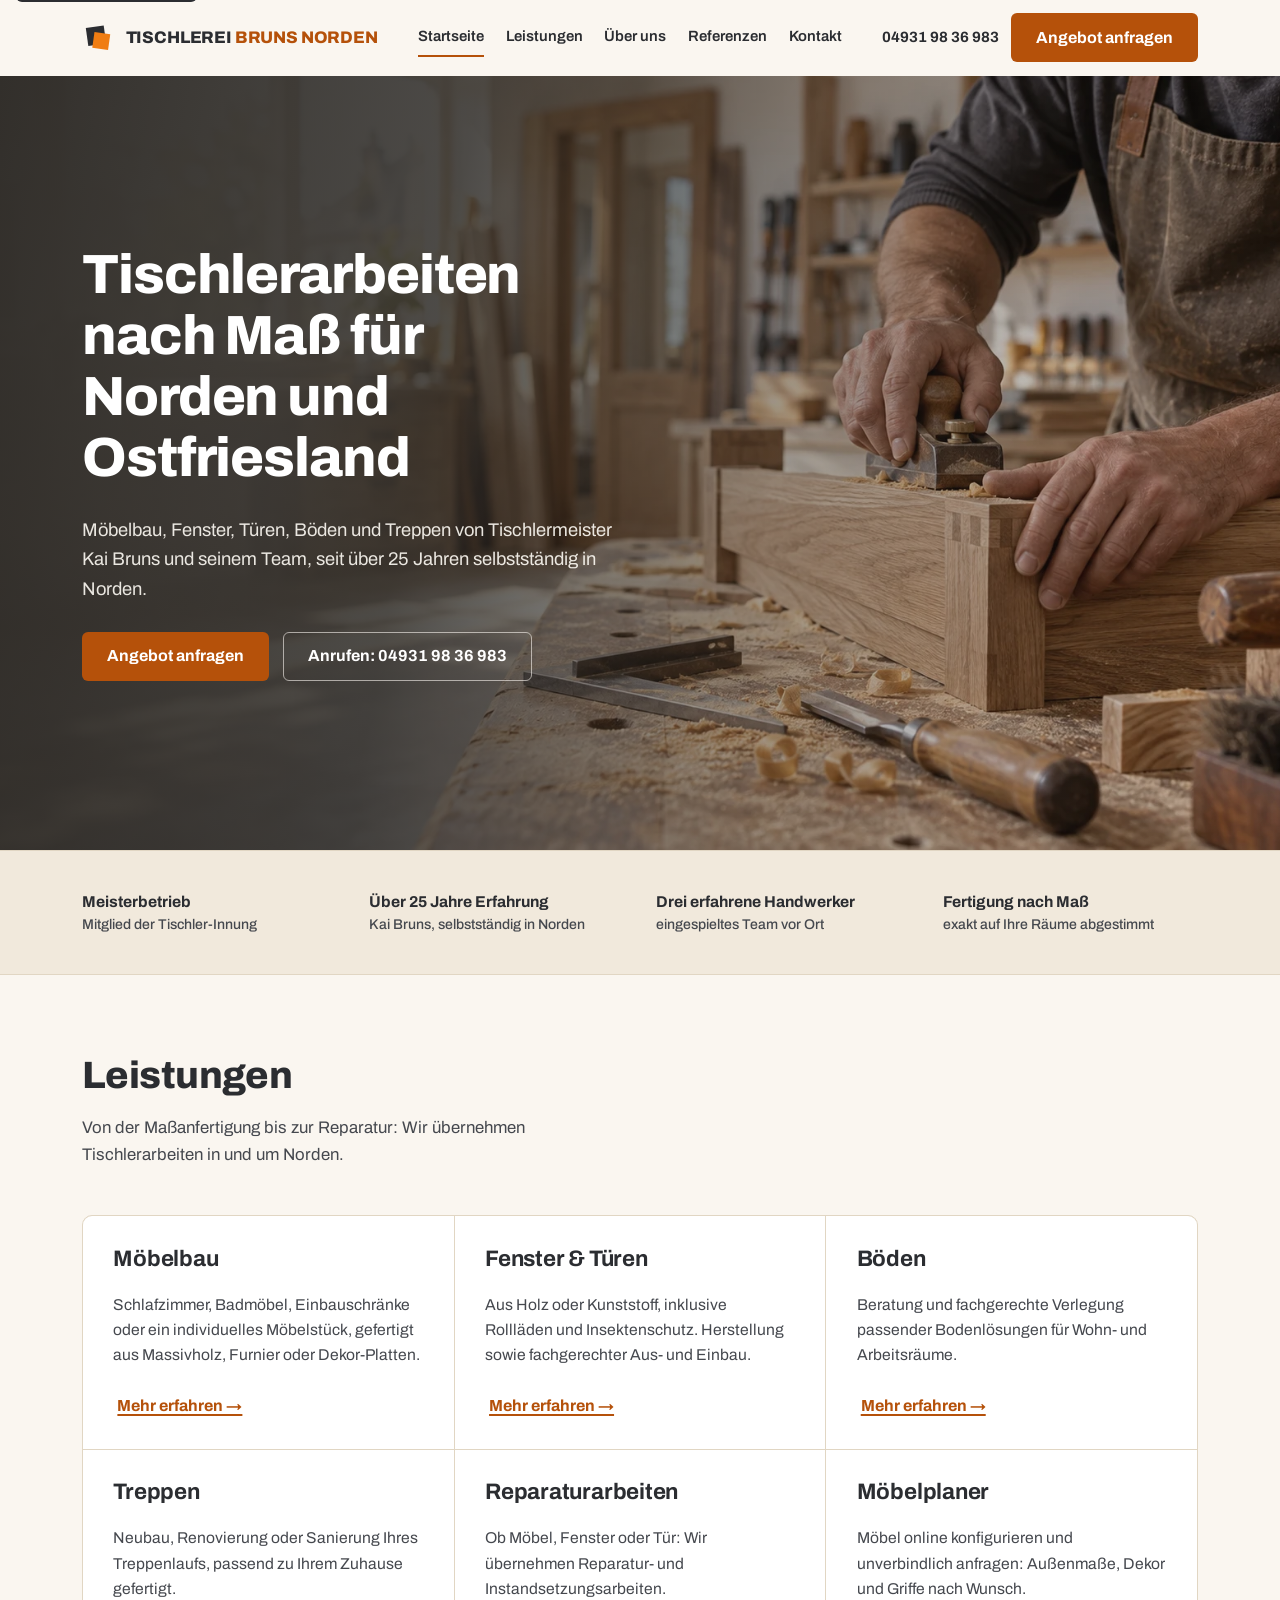
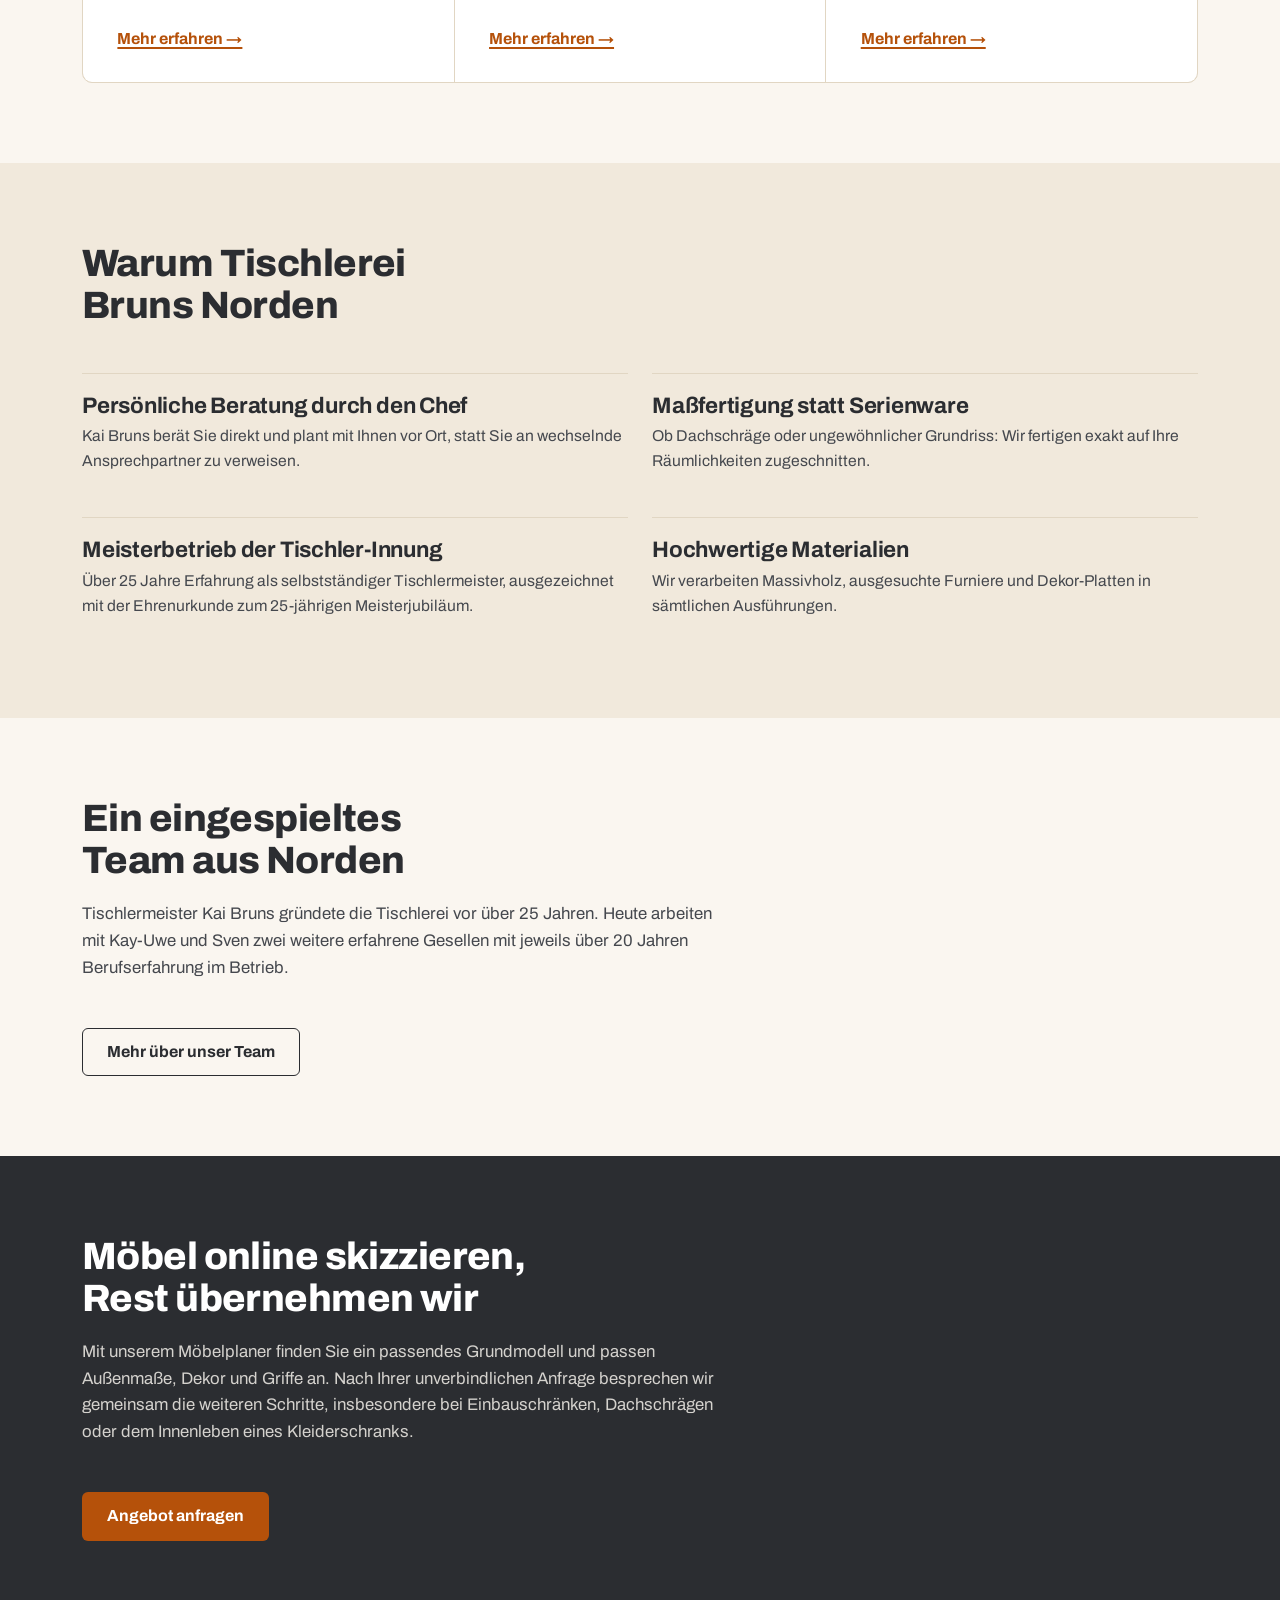
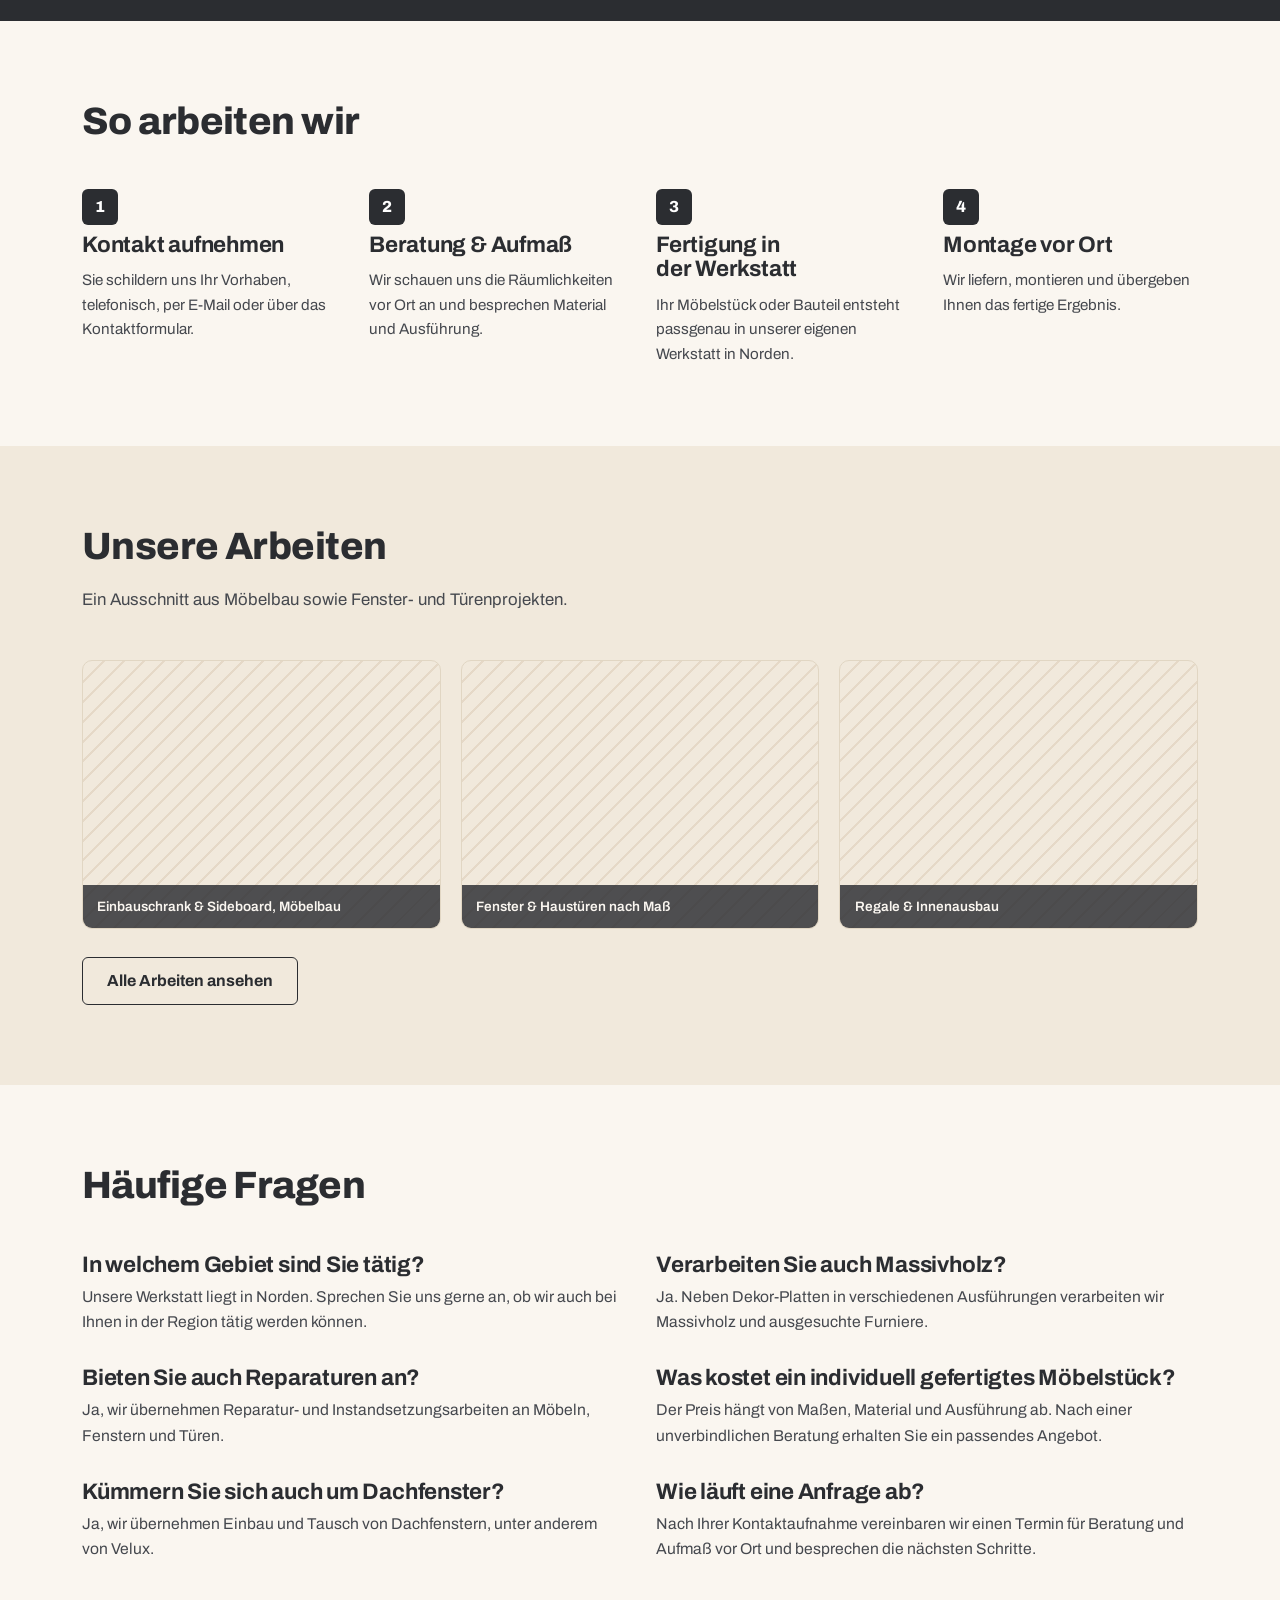
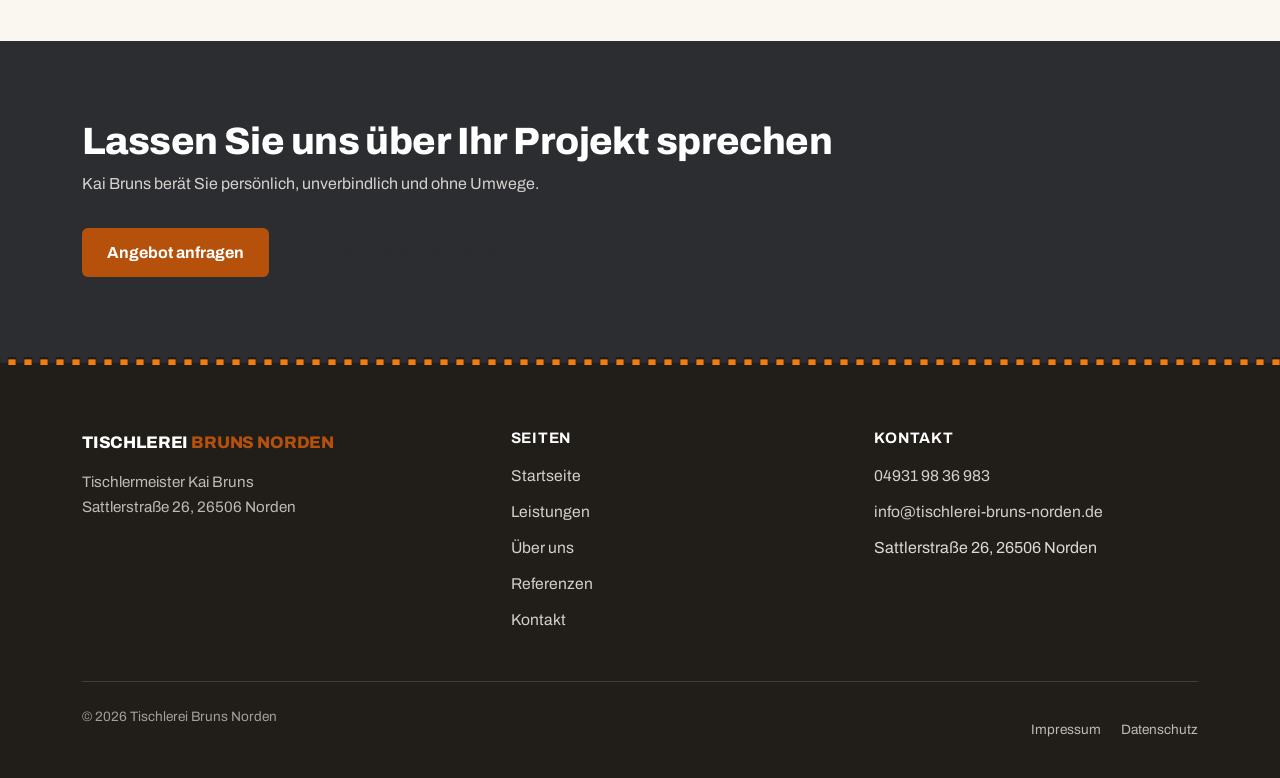
<file: index.html>
<!doctype html>
<html lang="de">
<head>
  <meta charset="UTF-8" />
  <meta name="viewport" content="width=device-width, initial-scale=1, viewport-fit=cover, interactive-widget=resizes-content" />
  <title>Tischlerei Bruns Norden | Möbel, Fenster &amp; Türen nach Maß</title>
  <meta name="description" content="Tischlerei Bruns Norden: Möbelbau, Fenster &amp; Türen, Böden, Treppen und Reparaturarbeiten nach Maß. Meisterbetrieb der Tischler-Innung, über 25 Jahre Erfahrung." />
  <link rel="canonical" href="https://www.tischlerei-bruns-norden.de/" />
  <meta property="og:type" content="website" />
  <meta property="og:site_name" content="Tischlerei Bruns Norden" />
  <meta property="og:title" content="Tischlerei Bruns Norden | Möbel, Fenster &amp; Türen nach Maß" />
  <meta property="og:description" content="Meisterbetrieb in Norden: Möbelbau, Fenster &amp; Türen, Böden, Treppen und Reparaturarbeiten nach Maß." />
  <meta property="og:locale" content="de_DE" />
  <meta name="theme-color" content="#faf6f0" />
  <link rel="icon" href="assets/img/favicon.svg" type="image/svg+xml" />
  <link rel="preconnect" href="https://fonts.googleapis.com" />
  <link rel="preconnect" href="https://fonts.gstatic.com" crossorigin />
  <link rel="stylesheet" href="assets/css/style.css?v=7" />
  <script type="application/ld+json">
  {
    "@context": "https://schema.org",
    "@type": "HomeAndConstructionBusiness",
    "name": "Tischlerei Bruns Norden",
    "url": "https://www.tischlerei-bruns-norden.de/",
    "telephone": "+49 4931 983 6983",
    "email": "info@tischlerei-bruns-norden.de",
    "address": {
      "@type": "PostalAddress",
      "streetAddress": "Sattlerstraße 26",
      "postalCode": "26506",
      "addressLocality": "Norden",
      "addressCountry": "DE"
    }
  }
  </script>
</head>
<body>
  <div class="scroll-sentinel" data-scroll-sentinel aria-hidden="true"></div>
  <a class="skip-link" href="#main">Zum Inhalt springen</a>

  <header class="site-header">
    <div class="container">
      <a class="brand" href="index.html">
        <svg class="brand-mark" viewBox="0 0 64 64" aria-hidden="true">
          <g transform="translate(32,32) rotate(-8)"><rect x="-22" y="-22" width="34" height="34" fill="#2B2D31"/></g>
          <g transform="translate(32,32) rotate(8)"><rect x="-10" y="-10" width="30" height="30" fill="#F07D12"/></g>
        </svg>
        <span class="brand-word">TISCHLEREI <strong>BRUNS NORDEN</strong></span>
      </a>
      <nav class="main-nav" aria-label="Hauptnavigation">
        <a href="index.html" aria-current="page">Startseite</a>
        <a href="leistungen.html">Leistungen</a>
        <a href="ueber-uns.html">Über uns</a>
        <a href="referenzen.html">Referenzen</a>
        <a href="kontakt.html">Kontakt</a>
      </nav>
      <div class="header-actions">
        <a class="header-call" href="tel:+4949319836983">04931 98 36 983</a>
        <a class="btn btn-primary" href="kontakt.html">Angebot anfragen</a>
        <button class="nav-toggle" type="button" data-nav-toggle aria-expanded="false" aria-controls="mobile-nav" aria-label="Menü öffnen">
          <span class="nav-toggle-bars"><span></span><span></span><span></span></span>
        </button>
      </div>
    </div>
  </header>

  <div class="mobile-nav" id="mobile-nav" data-mobile-nav>
    <nav aria-label="Mobile Navigation">
      <a href="index.html" aria-current="page">Startseite</a>
      <a href="leistungen.html">Leistungen</a>
      <a href="ueber-uns.html">Über uns</a>
      <a href="referenzen.html">Referenzen</a>
      <a href="kontakt.html">Kontakt</a>
      <a class="btn btn-primary btn-block" href="kontakt.html">Angebot anfragen</a>
      <div class="mobile-nav-contact">
        <a href="tel:+4949319836983">04931 98 36 983</a>
        <a href="mailto:info@tischlerei-bruns-norden.de">info@tischlerei-bruns-norden.de</a>
      </div>
    </nav>
  </div>

  <main id="main">
    <section class="hero">
      <div class="hero-media">
        <img
          src="assets/img/hero-werkstatt.webp"
          alt=""
          width="1672"
          height="941"
          fetchpriority="high"
          loading="eager"
        />
      </div>
      <div class="container">
        <div class="hero-copy">
          <h1>Tischlerarbeiten nach Maß für Norden und Ostfriesland</h1>
          <p>Möbelbau, Fenster, Türen, Böden und Treppen von Tischlermeister Kai Bruns und seinem Team, seit über 25 Jahren selbstständig in Norden.</p>
          <div class="hero-actions">
            <a class="btn btn-primary" href="kontakt.html">Angebot anfragen</a>
            <a class="btn btn-secondary" href="tel:+4949319836983">Anrufen: 04931 98 36 983</a>
          </div>
        </div>
      </div>
    </section>

    <div class="trust-bar">
      <div class="container">
        <ul>
          <li>Meisterbetrieb<span>Mitglied der Tischler-Innung</span></li>
          <li>Über 25 Jahre Erfahrung<span>Kai Bruns, selbstständig in Norden</span></li>
          <li>Drei erfahrene Handwerker<span>eingespieltes Team vor Ort</span></li>
          <li>Fertigung nach Maß<span>exakt auf Ihre Räume abgestimmt</span></li>
        </ul>
      </div>
    </div>

    <section aria-labelledby="leistungen-heading">
      <div class="container">
        <div class="section-head">
          <h2 id="leistungen-heading">Leistungen</h2>
          <p>Von der Maßanfertigung bis zur Reparatur: Wir übernehmen Tischlerarbeiten in und um Norden.</p>
        </div>
        <div class="service-list">
          <article class="service-item">
            <h3><a href="leistungen.html#moebelbau">Möbelbau</a></h3>
            <p>Schlafzimmer, Badmöbel, Einbauschränke oder ein individuelles Möbelstück, gefertigt aus Massivholz, Furnier oder Dekor-Platten.</p>
            <a class="btn-ghost" href="leistungen.html#moebelbau">Mehr erfahren →</a>
          </article>
          <article class="service-item">
            <h3><a href="leistungen.html#fenster-tueren">Fenster &amp; Türen</a></h3>
            <p>Aus Holz oder Kunststoff, inklusive Rollläden und Insektenschutz. Herstellung sowie fachgerechter Aus- und Einbau.</p>
            <a class="btn-ghost" href="leistungen.html#fenster-tueren">Mehr erfahren →</a>
          </article>
          <article class="service-item">
            <h3><a href="leistungen.html#boeden">Böden</a></h3>
            <p>Beratung und fachgerechte Verlegung passender Bodenlösungen für Wohn- und Arbeitsräume.</p>
            <a class="btn-ghost" href="leistungen.html#boeden">Mehr erfahren →</a>
          </article>
          <article class="service-item">
            <h3><a href="leistungen.html#treppen">Treppen</a></h3>
            <p>Neubau, Renovierung oder Sanierung Ihres Treppenlaufs, passend zu Ihrem Zuhause gefertigt.</p>
            <a class="btn-ghost" href="leistungen.html#treppen">Mehr erfahren →</a>
          </article>
          <article class="service-item">
            <h3><a href="leistungen.html#reparaturen">Reparaturarbeiten</a></h3>
            <p>Ob Möbel, Fenster oder Tür: Wir übernehmen Reparatur- und Instandsetzungsarbeiten.</p>
            <a class="btn-ghost" href="leistungen.html#reparaturen">Mehr erfahren →</a>
          </article>
          <article class="service-item">
            <h3><a href="leistungen.html#moebelplaner">Möbelplaner</a></h3>
            <p>Möbel online konfigurieren und unverbindlich anfragen: Außenmaße, Dekor und Griffe nach Wunsch.</p>
            <a class="btn-ghost" href="leistungen.html#moebelplaner">Mehr erfahren →</a>
          </article>
        </div>
      </div>
    </section>

    <section class="section-alt" aria-labelledby="warum-heading">
      <div class="container">
        <div class="section-head">
          <h2 id="warum-heading">Warum Tischlerei Bruns Norden</h2>
        </div>
        <div class="reason-list">
          <div class="reason-item">
            <h3>Persönliche Beratung durch den Chef</h3>
            <p>Kai Bruns berät Sie direkt und plant mit Ihnen vor Ort, statt Sie an wechselnde Ansprechpartner zu verweisen.</p>
          </div>
          <div class="reason-item">
            <h3>Maßfertigung statt Serienware</h3>
            <p>Ob Dachschräge oder ungewöhnlicher Grundriss: Wir fertigen exakt auf Ihre Räumlichkeiten zugeschnitten.</p>
          </div>
          <div class="reason-item">
            <h3>Meisterbetrieb der Tischler-Innung</h3>
            <p>Über 25 Jahre Erfahrung als selbstständiger Tischlermeister, ausgezeichnet mit der Ehrenurkunde zum 25-jährigen Meisterjubiläum.</p>
          </div>
          <div class="reason-item">
            <h3>Hochwertige Materialien</h3>
            <p>Wir verarbeiten Massivholz, ausgesuchte Furniere und Dekor-Platten in sämtlichen Ausführungen.</p>
          </div>
        </div>
      </div>
    </section>

    <section aria-labelledby="ueber-heading">
      <div class="container">
        <div class="section-head section-head--wide">
          <h2 id="ueber-heading">Ein eingespieltes Team aus Norden</h2>
          <p>Tischlermeister Kai Bruns gründete die Tischlerei vor über 25 Jahren. Heute arbeiten mit Kay-Uwe und Sven zwei weitere erfahrene Gesellen mit jeweils über 20 Jahren Berufserfahrung im Betrieb.</p>
        </div>
        <a class="btn btn-secondary" href="ueber-uns.html">Mehr über unser Team</a>
      </div>
    </section>

    <section class="section-dark" aria-labelledby="planer-heading">
      <div class="container">
        <div class="section-head section-head--wide">
          <h2 id="planer-heading">Möbel online skizzieren, Rest übernehmen wir</h2>
          <p>Mit unserem Möbelplaner finden Sie ein passendes Grundmodell und passen Außenmaße, Dekor und Griffe an. Nach Ihrer unverbindlichen Anfrage besprechen wir gemeinsam die weiteren Schritte, insbesondere bei Einbauschränken, Dachschrägen oder dem Innenleben eines Kleiderschranks.</p>
        </div>
        <a class="btn btn-primary" href="kontakt.html?leistung=Moebelplaner">Angebot anfragen</a>
      </div>
    </section>

    <section aria-labelledby="ablauf-heading">
      <div class="container">
        <div class="section-head">
          <h2 id="ablauf-heading">So arbeiten wir</h2>
        </div>
        <div class="process-list">
          <div class="process-item">
            <h3>Kontakt aufnehmen</h3>
            <p>Sie schildern uns Ihr Vorhaben, telefonisch, per E-Mail oder über das Kontaktformular.</p>
          </div>
          <div class="process-item">
            <h3>Beratung &amp; Aufmaß</h3>
            <p>Wir schauen uns die Räumlichkeiten vor Ort an und besprechen Material und Ausführung.</p>
          </div>
          <div class="process-item">
            <h3>Fertigung in der Werkstatt</h3>
            <p>Ihr Möbelstück oder Bauteil entsteht passgenau in unserer eigenen Werkstatt in Norden.</p>
          </div>
          <div class="process-item">
            <h3>Montage vor Ort</h3>
            <p>Wir liefern, montieren und übergeben Ihnen das fertige Ergebnis.</p>
          </div>
        </div>
      </div>
    </section>

    <section class="section-alt" aria-labelledby="referenzen-heading">
      <div class="container">
        <div class="section-head">
          <h2 id="referenzen-heading">Unsere Arbeiten</h2>
          <p>Ein Ausschnitt aus Möbelbau sowie Fenster- und Türenprojekten.</p>
        </div>
        <div class="media-grid media-grid-3">
          <figure class="media-frame" style="--ar: 4/3;">
            <figcaption>Einbauschrank &amp; Sideboard, Möbelbau</figcaption>
          </figure>
          <figure class="media-frame" style="--ar: 4/3;">
            <figcaption>Fenster &amp; Haustüren nach Maß</figcaption>
          </figure>
          <figure class="media-frame" style="--ar: 4/3;">
            <figcaption>Regale &amp; Innenausbau</figcaption>
          </figure>
        </div>
        <p class="mt-lg"><a class="btn btn-secondary" href="referenzen.html">Alle Arbeiten ansehen</a></p>
      </div>
    </section>

    <section aria-labelledby="faq-heading">
      <div class="container">
        <div class="section-head">
          <h2 id="faq-heading">Häufige Fragen</h2>
        </div>
        <div class="faq-list">
          <div class="faq-item">
            <h3>In welchem Gebiet sind Sie tätig?</h3>
            <p>Unsere Werkstatt liegt in Norden. Sprechen Sie uns gerne an, ob wir auch bei Ihnen in der Region tätig werden können.</p>
          </div>
          <div class="faq-item">
            <h3>Verarbeiten Sie auch Massivholz?</h3>
            <p>Ja. Neben Dekor-Platten in verschiedenen Ausführungen verarbeiten wir Massivholz und ausgesuchte Furniere.</p>
          </div>
          <div class="faq-item">
            <h3>Bieten Sie auch Reparaturen an?</h3>
            <p>Ja, wir übernehmen Reparatur- und Instandsetzungsarbeiten an Möbeln, Fenstern und Türen.</p>
          </div>
          <div class="faq-item">
            <h3>Was kostet ein individuell gefertigtes Möbelstück?</h3>
            <p>Der Preis hängt von Maßen, Material und Ausführung ab. Nach einer unverbindlichen Beratung erhalten Sie ein passendes Angebot.</p>
          </div>
          <div class="faq-item">
            <h3>Kümmern Sie sich auch um Dachfenster?</h3>
            <p>Ja, wir übernehmen Einbau und Tausch von Dachfenstern, unter anderem von Velux.</p>
          </div>
          <div class="faq-item">
            <h3>Wie läuft eine Anfrage ab?</h3>
            <p>Nach Ihrer Kontaktaufnahme vereinbaren wir einen Termin für Beratung und Aufmaß vor Ort und besprechen die nächsten Schritte.</p>
          </div>
        </div>
      </div>
    </section>

    <section class="cta-band">
      <div class="container">
        <div>
          <h2>Lassen Sie uns über Ihr Projekt sprechen</h2>
          <p>Kai Bruns berät Sie persönlich, unverbindlich und ohne Umwege.</p>
        </div>
        <div class="cta-band-actions">
          <a class="btn btn-primary" href="kontakt.html">Angebot anfragen</a>
          <a class="btn btn-secondary" href="tel:+4949319836983">Anrufen: 04931 98 36 983</a>
        </div>
      </div>
    </section>
  </main>

  <footer class="site-footer">
    <div class="joint-rule" aria-hidden="true"></div>
    <div class="container">
      <div class="footer-inner">
        <div class="footer-brand">
          <span class="brand-word">TISCHLEREI <strong>BRUNS NORDEN</strong></span>
          <p>Tischlermeister Kai Bruns<br />Sattlerstraße 26, 26506 Norden</p>
        </div>
        <nav class="footer-col" aria-label="Seiten">
          <h3>Seiten</h3>
          <ul>
            <li><a href="index.html">Startseite</a></li>
            <li><a href="leistungen.html">Leistungen</a></li>
            <li><a href="ueber-uns.html">Über uns</a></li>
            <li><a href="referenzen.html">Referenzen</a></li>
            <li><a href="kontakt.html">Kontakt</a></li>
          </ul>
        </nav>
        <div class="footer-col">
          <h3>Kontakt</h3>
          <ul>
            <li><a href="tel:+4949319836983">04931 98 36 983</a></li>
            <li><a href="mailto:info@tischlerei-bruns-norden.de">info@tischlerei-bruns-norden.de</a></li>
            <li>Sattlerstraße 26, 26506 Norden</li>
          </ul>
        </div>
      </div>
      <div class="footer-bottom">
        <p>© <span data-year>2026</span> Tischlerei Bruns Norden</p>
        <ul>
          <li><a href="impressum.html">Impressum</a></li>
          <li><a href="datenschutz.html">Datenschutz</a></li>
        </ul>
      </div>
    </div>
  </footer>

  <script src="assets/js/main.js?v=2"></script>
</body>
</html>
</file>
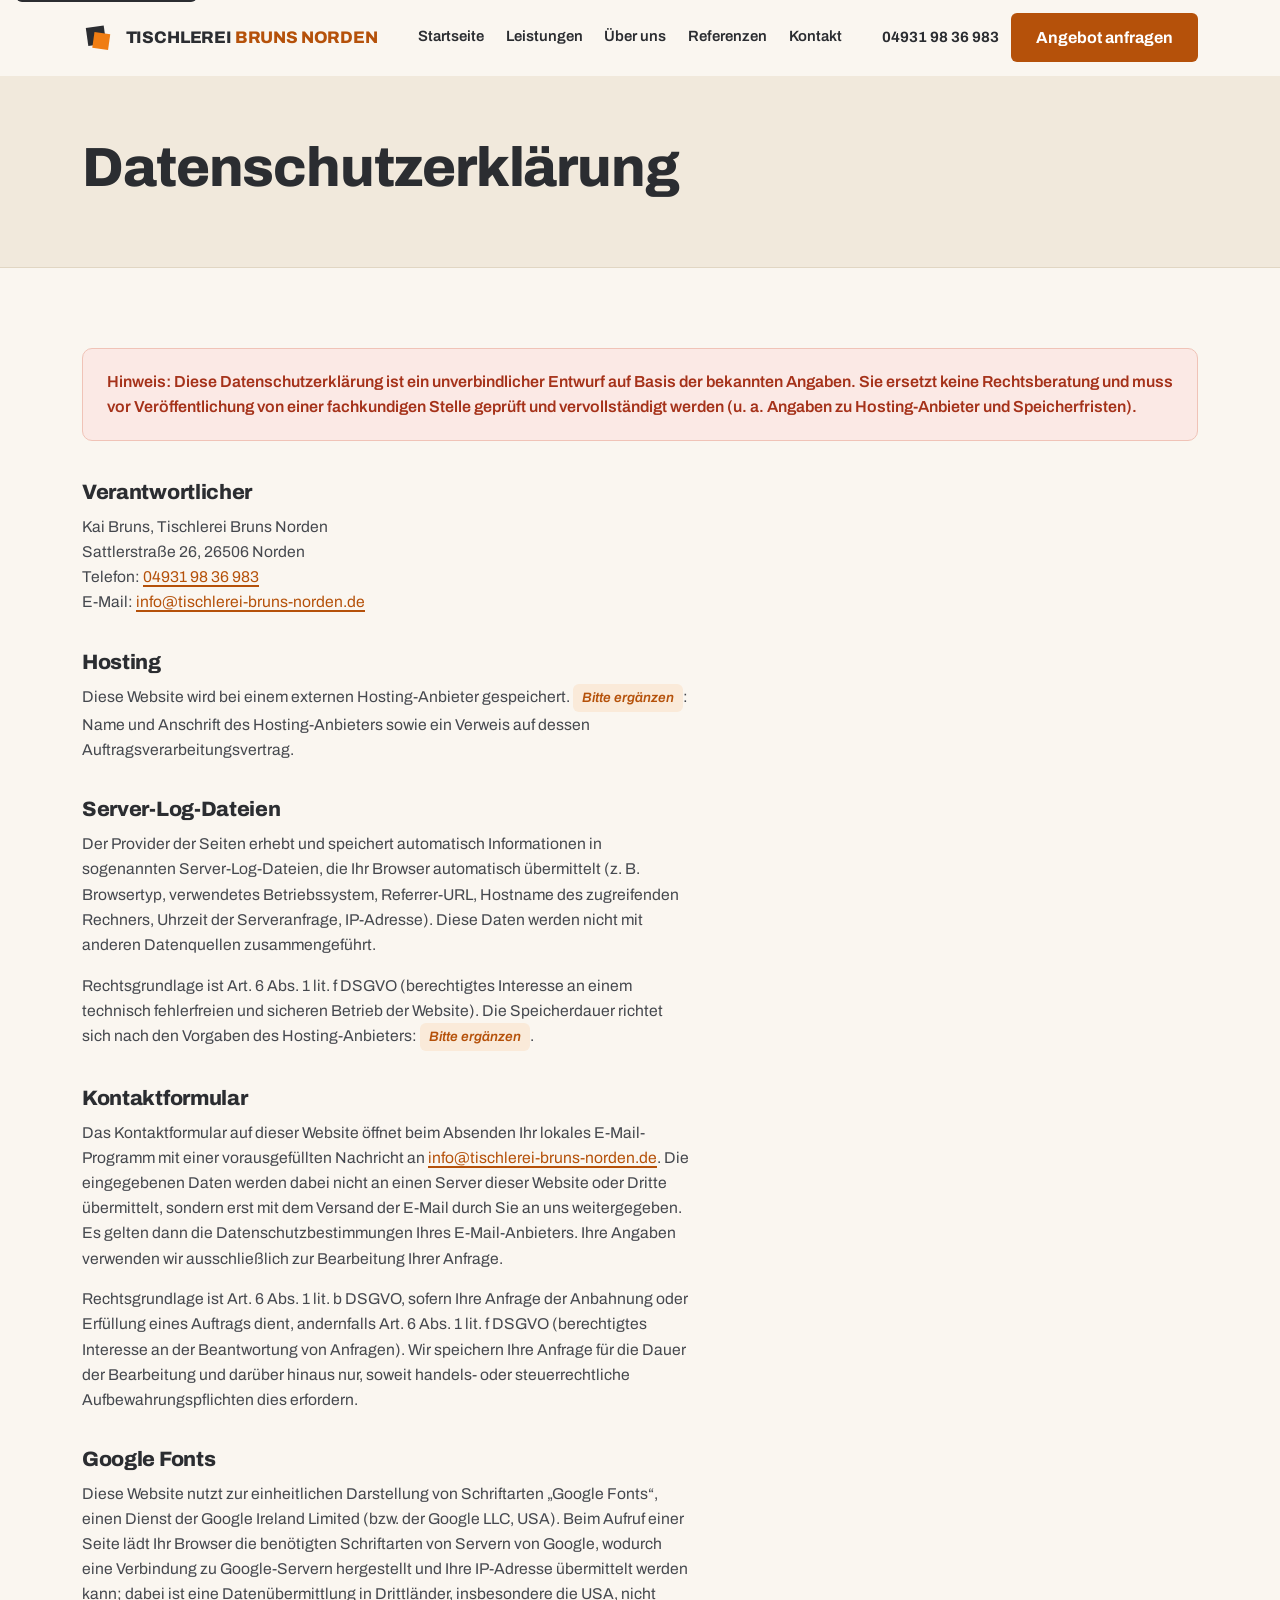
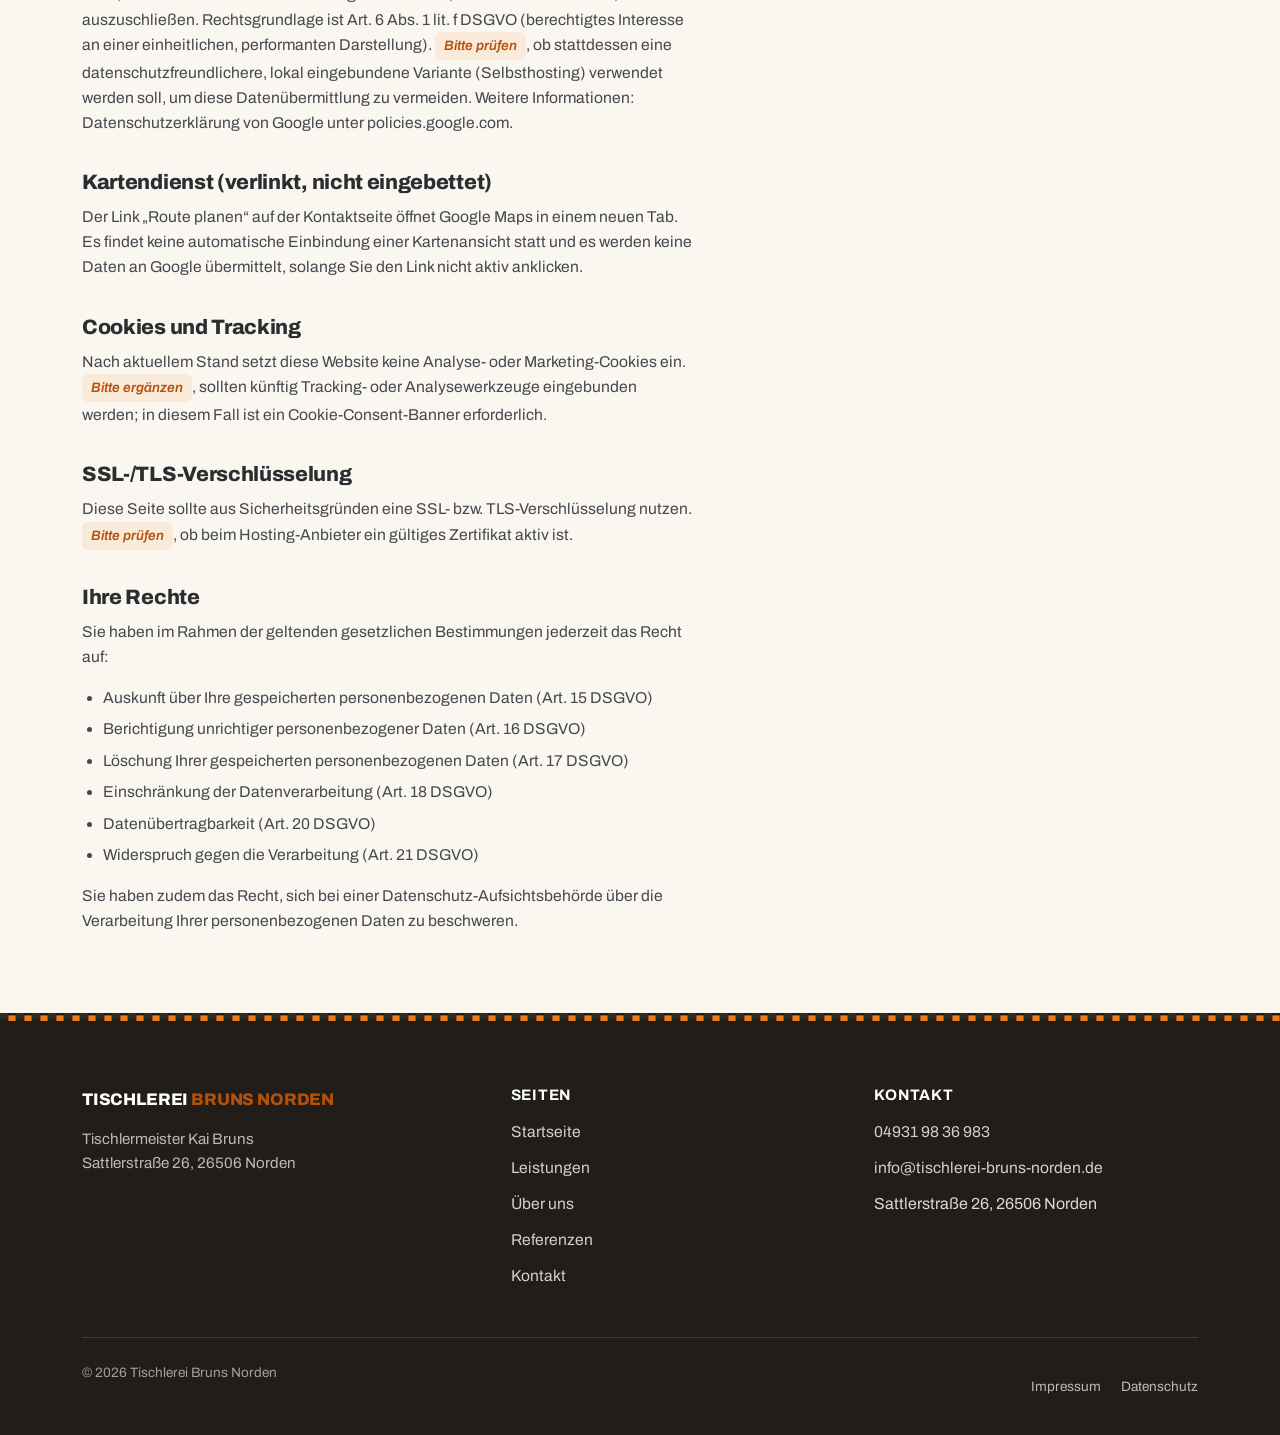
<file: datenschutz.html>
<!doctype html>
<html lang="de">
<head>
  <meta charset="UTF-8" />
  <meta name="viewport" content="width=device-width, initial-scale=1, viewport-fit=cover, interactive-widget=resizes-content" />
  <title>Datenschutz | Tischlerei Bruns Norden</title>
  <meta name="description" content="Datenschutzerklärung der Tischlerei Bruns Norden." />
  <meta name="robots" content="noindex" />
  <link rel="canonical" href="https://www.tischlerei-bruns-norden.de/datenschutz.html" />
  <meta name="theme-color" content="#faf6f0" />
  <link rel="icon" href="assets/img/favicon.svg" type="image/svg+xml" />
  <link rel="preconnect" href="https://fonts.googleapis.com" />
  <link rel="preconnect" href="https://fonts.gstatic.com" crossorigin />
  <link rel="stylesheet" href="assets/css/style.css?v=7" />
</head>
<body>
  <div class="scroll-sentinel" data-scroll-sentinel aria-hidden="true"></div>
  <a class="skip-link" href="#main">Zum Inhalt springen</a>

  <header class="site-header">
    <div class="container">
      <a class="brand" href="index.html">
        <svg class="brand-mark" viewBox="0 0 64 64" aria-hidden="true">
          <g transform="translate(32,32) rotate(-8)"><rect x="-22" y="-22" width="34" height="34" fill="#2B2D31"/></g>
          <g transform="translate(32,32) rotate(8)"><rect x="-10" y="-10" width="30" height="30" fill="#F07D12"/></g>
        </svg>
        <span class="brand-word">TISCHLEREI <strong>BRUNS NORDEN</strong></span>
      </a>
      <nav class="main-nav" aria-label="Hauptnavigation">
        <a href="index.html">Startseite</a>
        <a href="leistungen.html">Leistungen</a>
        <a href="ueber-uns.html">Über uns</a>
        <a href="referenzen.html">Referenzen</a>
        <a href="kontakt.html">Kontakt</a>
      </nav>
      <div class="header-actions">
        <a class="header-call" href="tel:+4949319836983">04931 98 36 983</a>
        <a class="btn btn-primary" href="kontakt.html">Angebot anfragen</a>
        <button class="nav-toggle" type="button" data-nav-toggle aria-expanded="false" aria-controls="mobile-nav" aria-label="Menü öffnen">
          <span class="nav-toggle-bars"><span></span><span></span><span></span></span>
        </button>
      </div>
    </div>
  </header>

  <div class="mobile-nav" id="mobile-nav" data-mobile-nav>
    <nav aria-label="Mobile Navigation">
      <a href="index.html">Startseite</a>
      <a href="leistungen.html">Leistungen</a>
      <a href="ueber-uns.html">Über uns</a>
      <a href="referenzen.html">Referenzen</a>
      <a href="kontakt.html">Kontakt</a>
      <a class="btn btn-primary btn-block" href="kontakt.html">Angebot anfragen</a>
      <div class="mobile-nav-contact">
        <a href="tel:+4949319836983">04931 98 36 983</a>
        <a href="mailto:info@tischlerei-bruns-norden.de">info@tischlerei-bruns-norden.de</a>
      </div>
    </nav>
  </div>

  <main id="main">
    <header class="page-header">
      <div class="container">
        <h1>Datenschutzerklärung</h1>
      </div>
    </header>

    <section>
      <div class="container legal-body">
        <div class="legal-notice">
          Hinweis: Diese Datenschutzerklärung ist ein unverbindlicher Entwurf auf Basis der bekannten Angaben. Sie ersetzt keine Rechtsberatung und muss vor Veröffentlichung von einer fachkundigen Stelle geprüft und vervollständigt werden (u. a. Angaben zu Hosting-Anbieter und Speicherfristen).
        </div>

        <h2>Verantwortlicher</h2>
        <p>
          Kai Bruns, Tischlerei Bruns Norden<br />
          Sattlerstraße 26, 26506 Norden<br />
          Telefon: <a href="tel:+4949319836983">04931 98 36 983</a><br />
          E-Mail: <a href="mailto:info@tischlerei-bruns-norden.de">info@tischlerei-bruns-norden.de</a>
        </p>

        <h2>Hosting</h2>
        <p>
          Diese Website wird bei einem externen Hosting-Anbieter gespeichert. <span class="placeholder-note">Bitte ergänzen</span>: Name und Anschrift des Hosting-Anbieters sowie ein Verweis auf dessen Auftragsverarbeitungsvertrag.
        </p>

        <h2>Server-Log-Dateien</h2>
        <p>
          Der Provider der Seiten erhebt und speichert automatisch Informationen in sogenannten Server-Log-Dateien, die Ihr Browser automatisch übermittelt (z. B. Browsertyp, verwendetes Betriebssystem, Referrer-URL, Hostname des zugreifenden Rechners, Uhrzeit der Serveranfrage, IP-Adresse). Diese Daten werden nicht mit anderen Datenquellen zusammengeführt.
        </p>
        <p>
          Rechtsgrundlage ist Art. 6 Abs. 1 lit. f DSGVO (berechtigtes Interesse an einem technisch fehlerfreien und sicheren Betrieb der Website). Die Speicherdauer richtet sich nach den Vorgaben des Hosting-Anbieters: <span class="placeholder-note">Bitte ergänzen</span>.
        </p>

        <h2>Kontaktformular</h2>
        <p>
          Das Kontaktformular auf dieser Website öffnet beim Absenden Ihr lokales E-Mail-Programm mit einer vorausgefüllten Nachricht an <a href="mailto:info@tischlerei-bruns-norden.de">info@tischlerei-bruns-norden.de</a>. Die eingegebenen Daten werden dabei nicht an einen Server dieser Website oder Dritte übermittelt, sondern erst mit dem Versand der E-Mail durch Sie an uns weitergegeben. Es gelten dann die Datenschutzbestimmungen Ihres E-Mail-Anbieters. Ihre Angaben verwenden wir ausschließlich zur Bearbeitung Ihrer Anfrage.
        </p>
        <p>
          Rechtsgrundlage ist Art. 6 Abs. 1 lit. b DSGVO, sofern Ihre Anfrage der Anbahnung oder Erfüllung eines Auftrags dient, andernfalls Art. 6 Abs. 1 lit. f DSGVO (berechtigtes Interesse an der Beantwortung von Anfragen). Wir speichern Ihre Anfrage für die Dauer der Bearbeitung und darüber hinaus nur, soweit handels- oder steuerrechtliche Aufbewahrungspflichten dies erfordern.
        </p>

        <h2>Google Fonts</h2>
        <p>
          Diese Website nutzt zur einheitlichen Darstellung von Schriftarten „Google Fonts“, einen Dienst der Google Ireland Limited (bzw. der Google LLC, USA). Beim Aufruf einer Seite lädt Ihr Browser die benötigten Schriftarten von Servern von Google, wodurch eine Verbindung zu Google-Servern hergestellt und Ihre IP-Adresse übermittelt werden kann; dabei ist eine Datenübermittlung in Drittländer, insbesondere die USA, nicht auszuschließen. Rechtsgrundlage ist Art. 6 Abs. 1 lit. f DSGVO (berechtigtes Interesse an einer einheitlichen, performanten Darstellung). <span class="placeholder-note">Bitte prüfen</span>, ob stattdessen eine datenschutzfreundlichere, lokal eingebundene Variante (Selbsthosting) verwendet werden soll, um diese Datenübermittlung zu vermeiden. Weitere Informationen: Datenschutzerklärung von Google unter policies.google.com.
        </p>

        <h2>Kartendienst (verlinkt, nicht eingebettet)</h2>
        <p>
          Der Link „Route planen“ auf der Kontaktseite öffnet Google Maps in einem neuen Tab. Es findet keine automatische Einbindung einer Kartenansicht statt und es werden keine Daten an Google übermittelt, solange Sie den Link nicht aktiv anklicken.
        </p>

        <h2>Cookies und Tracking</h2>
        <p>
          Nach aktuellem Stand setzt diese Website keine Analyse- oder Marketing-Cookies ein. <span class="placeholder-note">Bitte ergänzen</span>, sollten künftig Tracking- oder Analysewerkzeuge eingebunden werden; in diesem Fall ist ein Cookie-Consent-Banner erforderlich.
        </p>

        <h2>SSL-/TLS-Verschlüsselung</h2>
        <p>
          Diese Seite sollte aus Sicherheitsgründen eine SSL- bzw. TLS-Verschlüsselung nutzen. <span class="placeholder-note">Bitte prüfen</span>, ob beim Hosting-Anbieter ein gültiges Zertifikat aktiv ist.
        </p>

        <h2>Ihre Rechte</h2>
        <p>Sie haben im Rahmen der geltenden gesetzlichen Bestimmungen jederzeit das Recht auf:</p>
        <ul>
          <li>Auskunft über Ihre gespeicherten personenbezogenen Daten (Art. 15 DSGVO)</li>
          <li>Berichtigung unrichtiger personenbezogener Daten (Art. 16 DSGVO)</li>
          <li>Löschung Ihrer gespeicherten personenbezogenen Daten (Art. 17 DSGVO)</li>
          <li>Einschränkung der Datenverarbeitung (Art. 18 DSGVO)</li>
          <li>Datenübertragbarkeit (Art. 20 DSGVO)</li>
          <li>Widerspruch gegen die Verarbeitung (Art. 21 DSGVO)</li>
        </ul>
        <p>
          Sie haben zudem das Recht, sich bei einer Datenschutz-Aufsichtsbehörde über die Verarbeitung Ihrer personenbezogenen Daten zu beschweren.
        </p>
      </div>
    </section>
  </main>

  <footer class="site-footer">
    <div class="joint-rule" aria-hidden="true"></div>
    <div class="container">
      <div class="footer-inner">
        <div class="footer-brand">
          <span class="brand-word">TISCHLEREI <strong>BRUNS NORDEN</strong></span>
          <p>Tischlermeister Kai Bruns<br />Sattlerstraße 26, 26506 Norden</p>
        </div>
        <nav class="footer-col" aria-label="Seiten">
          <h3>Seiten</h3>
          <ul>
            <li><a href="index.html">Startseite</a></li>
            <li><a href="leistungen.html">Leistungen</a></li>
            <li><a href="ueber-uns.html">Über uns</a></li>
            <li><a href="referenzen.html">Referenzen</a></li>
            <li><a href="kontakt.html">Kontakt</a></li>
          </ul>
        </nav>
        <div class="footer-col">
          <h3>Kontakt</h3>
          <ul>
            <li><a href="tel:+4949319836983">04931 98 36 983</a></li>
            <li><a href="mailto:info@tischlerei-bruns-norden.de">info@tischlerei-bruns-norden.de</a></li>
            <li>Sattlerstraße 26, 26506 Norden</li>
          </ul>
        </div>
      </div>
      <div class="footer-bottom">
        <p>© <span data-year>2026</span> Tischlerei Bruns Norden</p>
        <ul>
          <li><a href="impressum.html">Impressum</a></li>
          <li><a href="datenschutz.html">Datenschutz</a></li>
        </ul>
      </div>
    </div>
  </footer>

  <script src="assets/js/main.js?v=2"></script>
</body>
</html>
</file>
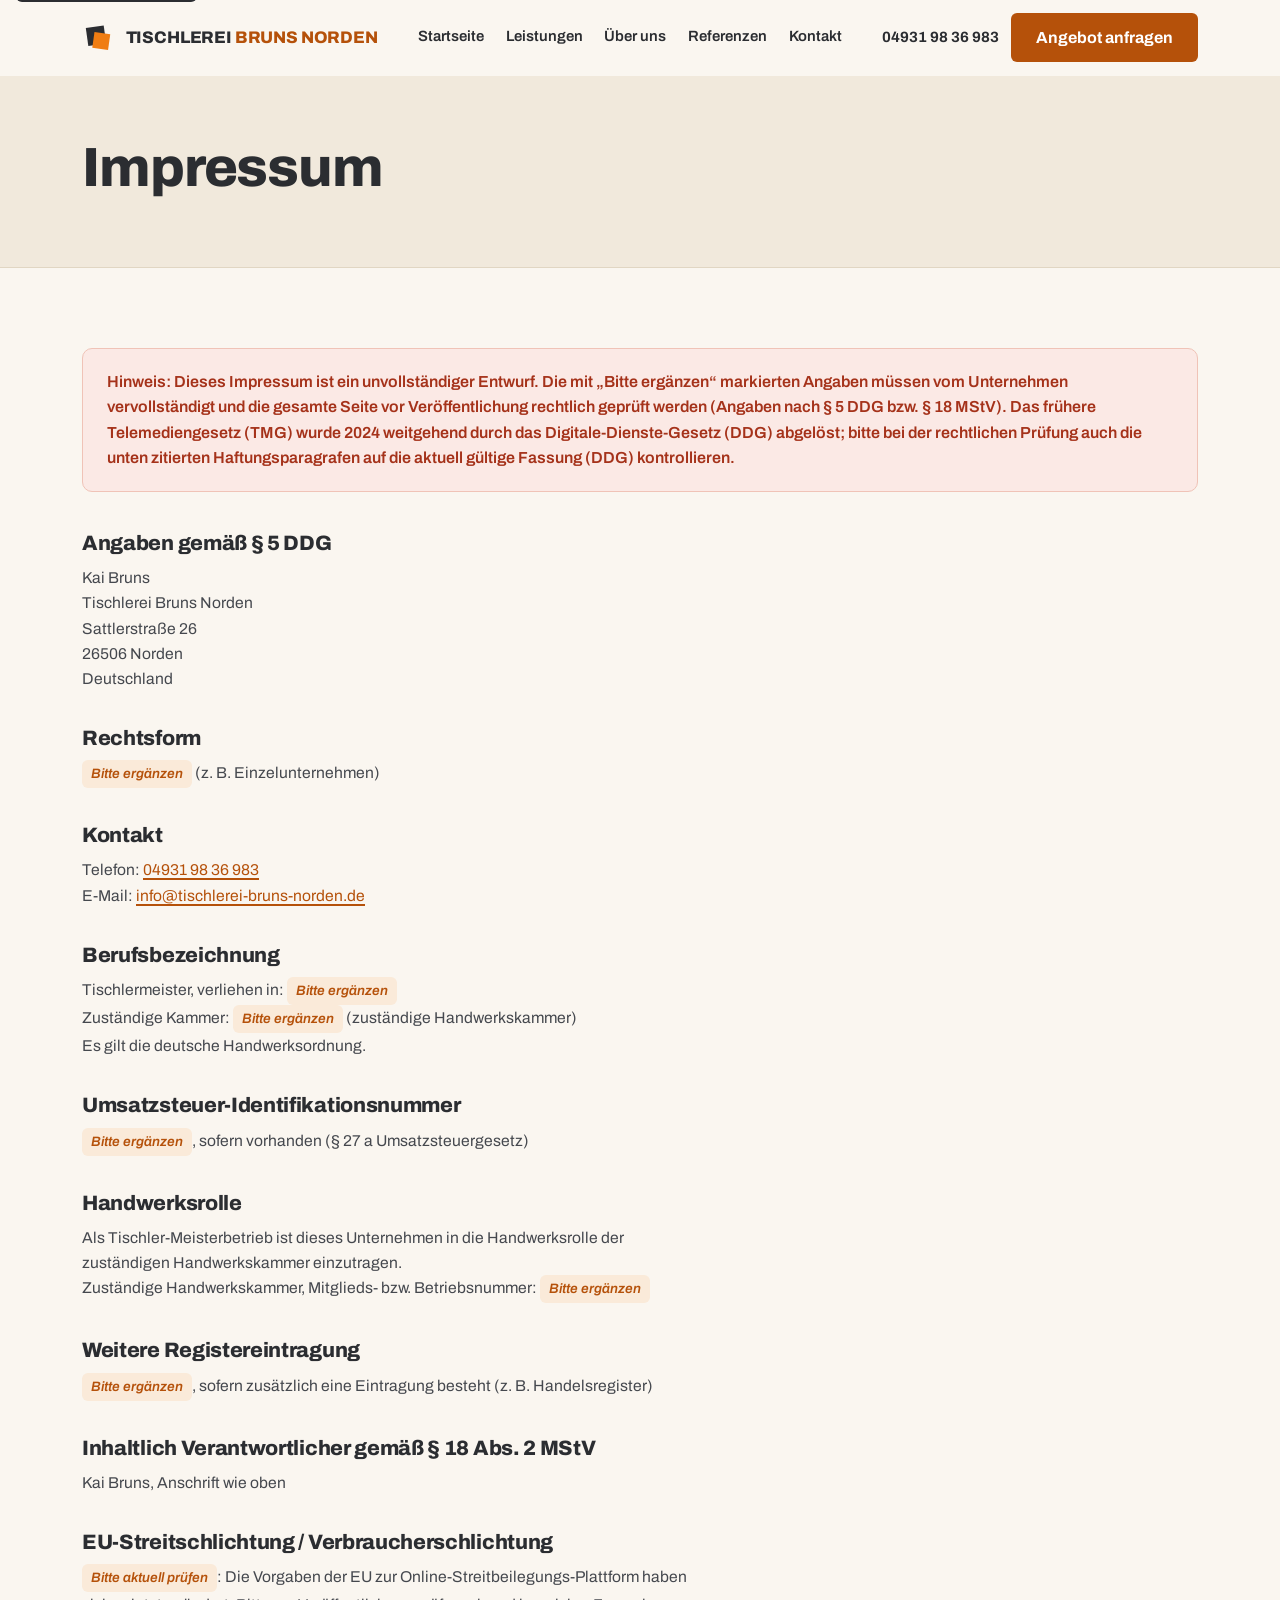
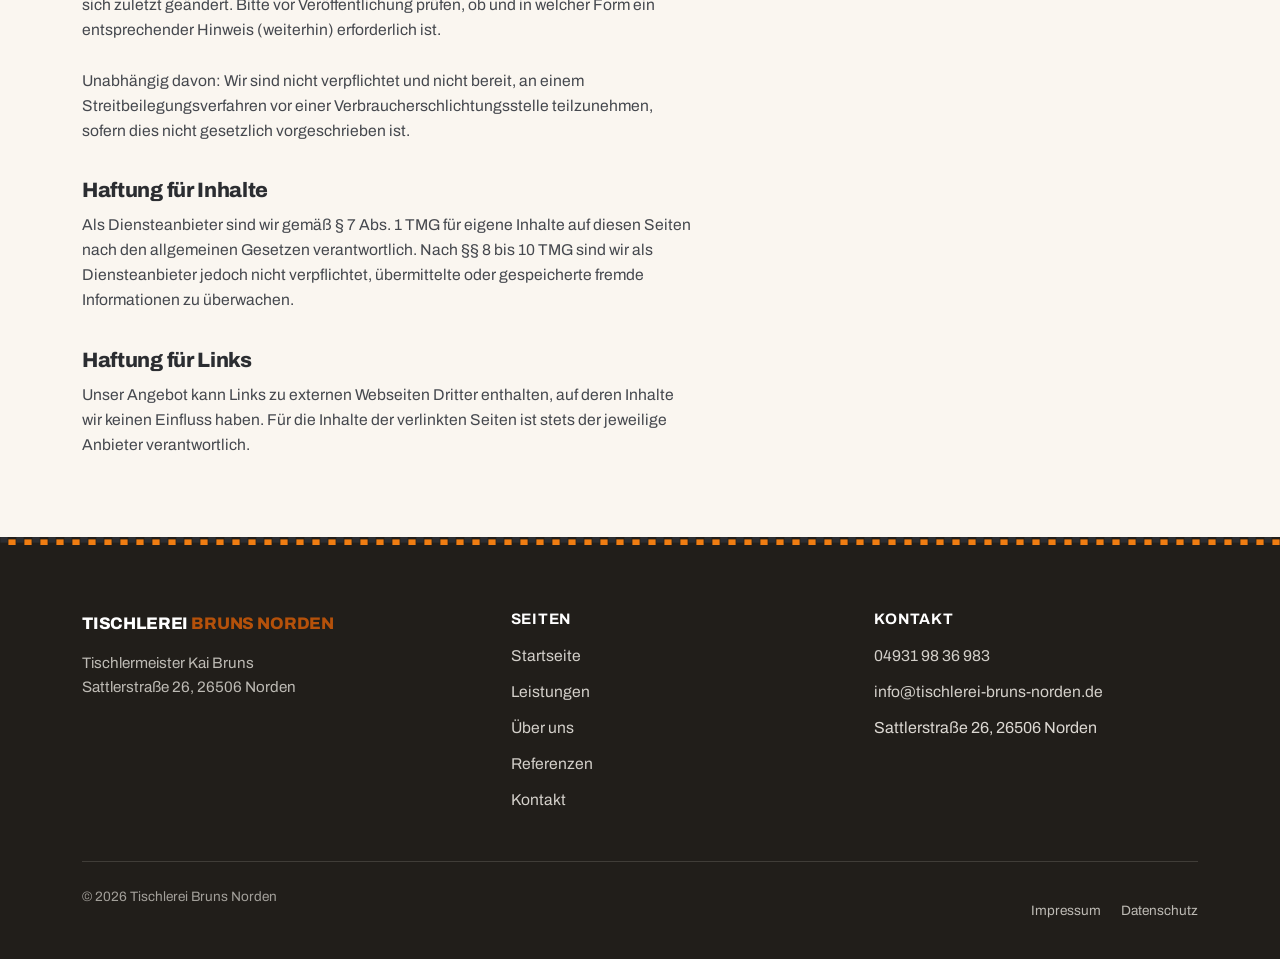
<file: impressum.html>
<!doctype html>
<html lang="de">
<head>
  <meta charset="UTF-8" />
  <meta name="viewport" content="width=device-width, initial-scale=1, viewport-fit=cover, interactive-widget=resizes-content" />
  <title>Impressum | Tischlerei Bruns Norden</title>
  <meta name="description" content="Impressum der Tischlerei Bruns Norden." />
  <meta name="robots" content="noindex" />
  <link rel="canonical" href="https://www.tischlerei-bruns-norden.de/impressum.html" />
  <meta name="theme-color" content="#faf6f0" />
  <link rel="icon" href="assets/img/favicon.svg" type="image/svg+xml" />
  <link rel="preconnect" href="https://fonts.googleapis.com" />
  <link rel="preconnect" href="https://fonts.gstatic.com" crossorigin />
  <link rel="stylesheet" href="assets/css/style.css?v=7" />
</head>
<body>
  <div class="scroll-sentinel" data-scroll-sentinel aria-hidden="true"></div>
  <a class="skip-link" href="#main">Zum Inhalt springen</a>

  <header class="site-header">
    <div class="container">
      <a class="brand" href="index.html">
        <svg class="brand-mark" viewBox="0 0 64 64" aria-hidden="true">
          <g transform="translate(32,32) rotate(-8)"><rect x="-22" y="-22" width="34" height="34" fill="#2B2D31"/></g>
          <g transform="translate(32,32) rotate(8)"><rect x="-10" y="-10" width="30" height="30" fill="#F07D12"/></g>
        </svg>
        <span class="brand-word">TISCHLEREI <strong>BRUNS NORDEN</strong></span>
      </a>
      <nav class="main-nav" aria-label="Hauptnavigation">
        <a href="index.html">Startseite</a>
        <a href="leistungen.html">Leistungen</a>
        <a href="ueber-uns.html">Über uns</a>
        <a href="referenzen.html">Referenzen</a>
        <a href="kontakt.html">Kontakt</a>
      </nav>
      <div class="header-actions">
        <a class="header-call" href="tel:+4949319836983">04931 98 36 983</a>
        <a class="btn btn-primary" href="kontakt.html">Angebot anfragen</a>
        <button class="nav-toggle" type="button" data-nav-toggle aria-expanded="false" aria-controls="mobile-nav" aria-label="Menü öffnen">
          <span class="nav-toggle-bars"><span></span><span></span><span></span></span>
        </button>
      </div>
    </div>
  </header>

  <div class="mobile-nav" id="mobile-nav" data-mobile-nav>
    <nav aria-label="Mobile Navigation">
      <a href="index.html">Startseite</a>
      <a href="leistungen.html">Leistungen</a>
      <a href="ueber-uns.html">Über uns</a>
      <a href="referenzen.html">Referenzen</a>
      <a href="kontakt.html">Kontakt</a>
      <a class="btn btn-primary btn-block" href="kontakt.html">Angebot anfragen</a>
      <div class="mobile-nav-contact">
        <a href="tel:+4949319836983">04931 98 36 983</a>
        <a href="mailto:info@tischlerei-bruns-norden.de">info@tischlerei-bruns-norden.de</a>
      </div>
    </nav>
  </div>

  <main id="main">
    <header class="page-header">
      <div class="container">
        <h1>Impressum</h1>
      </div>
    </header>

    <section>
      <div class="container legal-body">
        <div class="legal-notice">
          Hinweis: Dieses Impressum ist ein unvollständiger Entwurf. Die mit „Bitte ergänzen“ markierten Angaben müssen vom Unternehmen vervollständigt und die gesamte Seite vor Veröffentlichung rechtlich geprüft werden (Angaben nach § 5 DDG bzw. § 18 MStV). Das frühere Telemediengesetz (TMG) wurde 2024 weitgehend durch das Digitale-Dienste-Gesetz (DDG) abgelöst; bitte bei der rechtlichen Prüfung auch die unten zitierten Haftungsparagrafen auf die aktuell gültige Fassung (DDG) kontrollieren.
        </div>

        <h2>Angaben gemäß § 5 DDG</h2>
        <p>
          Kai Bruns<br />
          Tischlerei Bruns Norden<br />
          Sattlerstraße 26<br />
          26506 Norden<br />
          Deutschland
        </p>

        <h2>Rechtsform</h2>
        <p><span class="placeholder-note">Bitte ergänzen</span> (z. B. Einzelunternehmen)</p>

        <h2>Kontakt</h2>
        <p>
          Telefon: <a href="tel:+4949319836983">04931 98 36 983</a><br />
          E-Mail: <a href="mailto:info@tischlerei-bruns-norden.de">info@tischlerei-bruns-norden.de</a>
        </p>

        <h2>Berufsbezeichnung</h2>
        <p>
          Tischlermeister, verliehen in: <span class="placeholder-note">Bitte ergänzen</span><br />
          Zuständige Kammer: <span class="placeholder-note">Bitte ergänzen</span> (zuständige Handwerkskammer)<br />
          Es gilt die deutsche Handwerksordnung.
        </p>

        <h2>Umsatzsteuer-Identifikationsnummer</h2>
        <p><span class="placeholder-note">Bitte ergänzen</span>, sofern vorhanden (§ 27 a Umsatzsteuergesetz)</p>

        <h2>Handwerksrolle</h2>
        <p>
          Als Tischler-Meisterbetrieb ist dieses Unternehmen in die Handwerksrolle der zuständigen Handwerkskammer einzutragen.<br />
          Zuständige Handwerkskammer, Mitglieds- bzw. Betriebsnummer: <span class="placeholder-note">Bitte ergänzen</span>
        </p>

        <h2>Weitere Registereintragung</h2>
        <p><span class="placeholder-note">Bitte ergänzen</span>, sofern zusätzlich eine Eintragung besteht (z. B. Handelsregister)</p>

        <h2>Inhaltlich Verantwortlicher gemäß § 18 Abs. 2 MStV</h2>
        <p>Kai Bruns, Anschrift wie oben</p>

        <h2>EU-Streitschlichtung / Verbraucherschlichtung</h2>
        <p>
          <span class="placeholder-note">Bitte aktuell prüfen</span>: Die Vorgaben der EU zur Online-Streitbeilegungs-Plattform haben sich zuletzt geändert. Bitte vor Veröffentlichung prüfen, ob und in welcher Form ein entsprechender Hinweis (weiterhin) erforderlich ist.<br /><br />
          Unabhängig davon: Wir sind nicht verpflichtet und nicht bereit, an einem Streitbeilegungsverfahren vor einer Verbraucherschlichtungsstelle teilzunehmen, sofern dies nicht gesetzlich vorgeschrieben ist.
        </p>

        <h2>Haftung für Inhalte</h2>
        <p>
          Als Diensteanbieter sind wir gemäß § 7 Abs. 1 TMG für eigene Inhalte auf diesen Seiten nach den allgemeinen Gesetzen verantwortlich. Nach §§ 8 bis 10 TMG sind wir als Diensteanbieter jedoch nicht verpflichtet, übermittelte oder gespeicherte fremde Informationen zu überwachen.
        </p>

        <h2>Haftung für Links</h2>
        <p>
          Unser Angebot kann Links zu externen Webseiten Dritter enthalten, auf deren Inhalte wir keinen Einfluss haben. Für die Inhalte der verlinkten Seiten ist stets der jeweilige Anbieter verantwortlich.
        </p>
      </div>
    </section>
  </main>

  <footer class="site-footer">
    <div class="joint-rule" aria-hidden="true"></div>
    <div class="container">
      <div class="footer-inner">
        <div class="footer-brand">
          <span class="brand-word">TISCHLEREI <strong>BRUNS NORDEN</strong></span>
          <p>Tischlermeister Kai Bruns<br />Sattlerstraße 26, 26506 Norden</p>
        </div>
        <nav class="footer-col" aria-label="Seiten">
          <h3>Seiten</h3>
          <ul>
            <li><a href="index.html">Startseite</a></li>
            <li><a href="leistungen.html">Leistungen</a></li>
            <li><a href="ueber-uns.html">Über uns</a></li>
            <li><a href="referenzen.html">Referenzen</a></li>
            <li><a href="kontakt.html">Kontakt</a></li>
          </ul>
        </nav>
        <div class="footer-col">
          <h3>Kontakt</h3>
          <ul>
            <li><a href="tel:+4949319836983">04931 98 36 983</a></li>
            <li><a href="mailto:info@tischlerei-bruns-norden.de">info@tischlerei-bruns-norden.de</a></li>
            <li>Sattlerstraße 26, 26506 Norden</li>
          </ul>
        </div>
      </div>
      <div class="footer-bottom">
        <p>© <span data-year>2026</span> Tischlerei Bruns Norden</p>
        <ul>
          <li><a href="impressum.html">Impressum</a></li>
          <li><a href="datenschutz.html">Datenschutz</a></li>
        </ul>
      </div>
    </div>
  </footer>

  <script src="assets/js/main.js?v=2"></script>
</body>
</html>
</file>
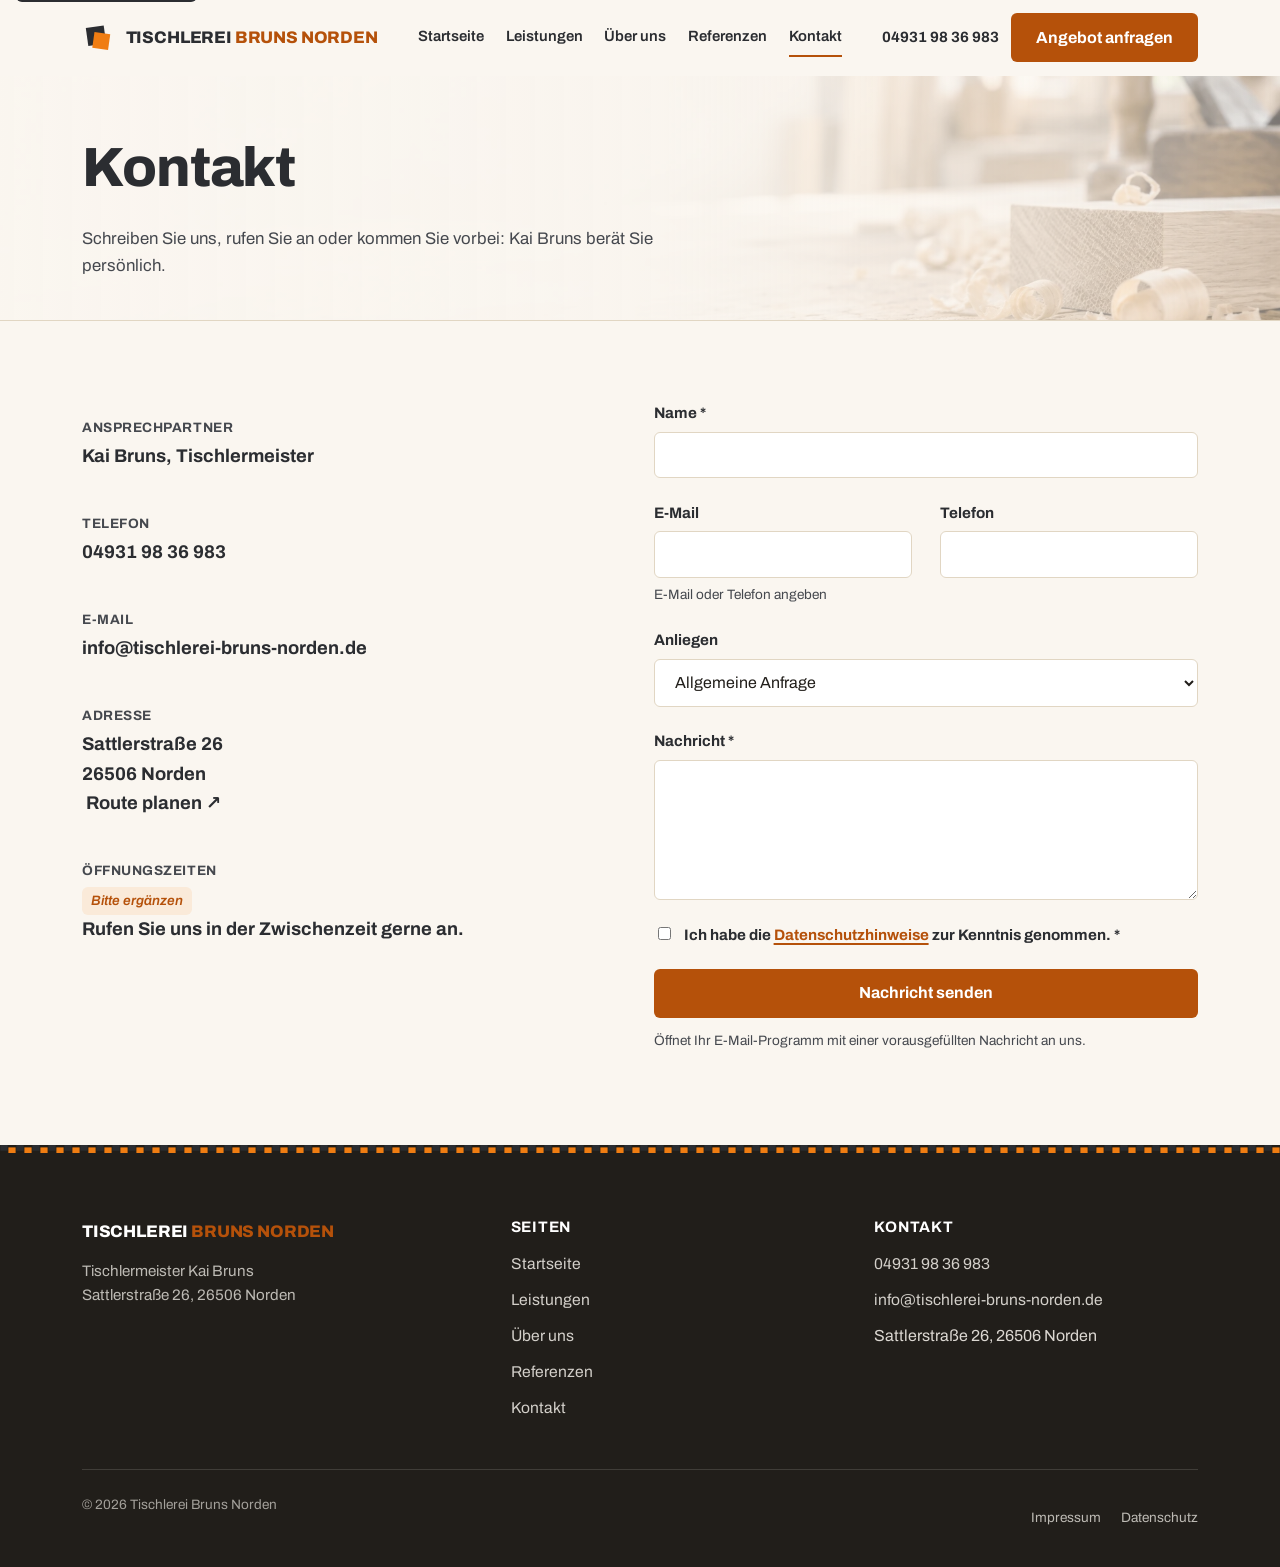
<file: kontakt.html>
<!doctype html>
<html lang="de">
<head>
  <meta charset="UTF-8" />
  <meta name="viewport" content="width=device-width, initial-scale=1, viewport-fit=cover, interactive-widget=resizes-content" />
  <title>Kontakt | Tischlerei Bruns Norden</title>
  <meta name="description" content="Kontaktieren Sie die Tischlerei Bruns Norden: Telefon, E-Mail, Adresse und Anfrageformular für Ihr Tischlerprojekt." />
  <link rel="canonical" href="https://www.tischlerei-bruns-norden.de/kontakt.html" />
  <meta property="og:type" content="website" />
  <meta property="og:site_name" content="Tischlerei Bruns Norden" />
  <meta property="og:title" content="Kontakt | Tischlerei Bruns Norden" />
  <meta property="og:description" content="Telefon, E-Mail, Adresse und Anfrageformular." />
  <meta property="og:locale" content="de_DE" />
  <meta name="theme-color" content="#faf6f0" />
  <link rel="icon" href="assets/img/favicon.svg" type="image/svg+xml" />
  <link rel="preconnect" href="https://fonts.googleapis.com" />
  <link rel="preconnect" href="https://fonts.gstatic.com" crossorigin />
  <link rel="stylesheet" href="assets/css/style.css?v=7" />
</head>
<body>
  <div class="scroll-sentinel" data-scroll-sentinel aria-hidden="true"></div>
  <a class="skip-link" href="#main">Zum Inhalt springen</a>

  <header class="site-header">
    <div class="container">
      <a class="brand" href="index.html">
        <svg class="brand-mark" viewBox="0 0 64 64" aria-hidden="true">
          <g transform="translate(32,32) rotate(-8)"><rect x="-22" y="-22" width="34" height="34" fill="#2B2D31"/></g>
          <g transform="translate(32,32) rotate(8)"><rect x="-10" y="-10" width="30" height="30" fill="#F07D12"/></g>
        </svg>
        <span class="brand-word">TISCHLEREI <strong>BRUNS NORDEN</strong></span>
      </a>
      <nav class="main-nav" aria-label="Hauptnavigation">
        <a href="index.html">Startseite</a>
        <a href="leistungen.html">Leistungen</a>
        <a href="ueber-uns.html">Über uns</a>
        <a href="referenzen.html">Referenzen</a>
        <a href="kontakt.html" aria-current="page">Kontakt</a>
      </nav>
      <div class="header-actions">
        <a class="header-call" href="tel:+4949319836983">04931 98 36 983</a>
        <a class="btn btn-primary" href="kontakt.html">Angebot anfragen</a>
        <button class="nav-toggle" type="button" data-nav-toggle aria-expanded="false" aria-controls="mobile-nav" aria-label="Menü öffnen">
          <span class="nav-toggle-bars"><span></span><span></span><span></span></span>
        </button>
      </div>
    </div>
  </header>

  <div class="mobile-nav" id="mobile-nav" data-mobile-nav>
    <nav aria-label="Mobile Navigation">
      <a href="index.html">Startseite</a>
      <a href="leistungen.html">Leistungen</a>
      <a href="ueber-uns.html">Über uns</a>
      <a href="referenzen.html">Referenzen</a>
      <a href="kontakt.html" aria-current="page">Kontakt</a>
      <a class="btn btn-primary btn-block" href="kontakt.html">Angebot anfragen</a>
      <div class="mobile-nav-contact">
        <a href="tel:+4949319836983">04931 98 36 983</a>
        <a href="mailto:info@tischlerei-bruns-norden.de">info@tischlerei-bruns-norden.de</a>
      </div>
    </nav>
  </div>

  <main id="main">
    <header class="page-header page-header--photo">
      <div class="container">
        <h1>Kontakt</h1>
        <p>Schreiben Sie uns, rufen Sie an oder kommen Sie vorbei: Kai Bruns berät Sie persönlich.</p>
      </div>
    </header>

    <section aria-labelledby="kontakt-heading">
      <div class="container">
        <div class="grid grid-2">
          <div>
            <h2 id="kontakt-heading" class="visually-hidden">Kontaktdaten</h2>
            <dl class="contact-info">
              <div>
                <dt>Ansprechpartner</dt>
                <dd>Kai Bruns, Tischlermeister</dd>
              </div>
              <div>
                <dt>Telefon</dt>
                <dd><a href="tel:+4949319836983">04931 98 36 983</a></dd>
              </div>
              <div>
                <dt>E-Mail</dt>
                <dd><a href="mailto:info@tischlerei-bruns-norden.de">info@tischlerei-bruns-norden.de</a></dd>
              </div>
              <div>
                <dt>Adresse</dt>
                <dd>
                  Sattlerstraße 26<br />26506 Norden<br />
                  <a
                    class="btn-ghost"
                    href="https://www.google.com/maps/search/?api=1&query=Tischlerei+Bruns+Sattlerstra%C3%9Fe+26+26506+Norden"
                    target="_blank"
                    rel="noopener"
                  >Route planen ↗</a>
                </dd>
              </div>
              <div>
                <dt>Öffnungszeiten</dt>
                <dd><span class="placeholder-note">Bitte ergänzen</span><br />Rufen Sie uns in der Zwischenzeit gerne an.</dd>
              </div>
            </dl>
          </div>

          <div>
            <form data-contact-form data-recipient="info@tischlerei-bruns-norden.de" novalidate>
              <div class="form-field">
                <label for="name">Name *</label>
                <input type="text" id="name" name="name" autocomplete="name" required />
                <span class="form-error" role="alert"></span>
              </div>

              <div class="grid grid-2">
                <div class="form-field">
                  <label for="email">E-Mail</label>
                  <input type="email" id="email" name="email" autocomplete="email" inputmode="email" />
                  <span class="form-hint">E-Mail oder Telefon angeben</span>
                  <span class="form-error" role="alert"></span>
                </div>
                <div class="form-field">
                  <label for="telefon">Telefon</label>
                  <input type="tel" id="telefon" name="telefon" autocomplete="tel" inputmode="tel" />
                  <span class="form-error" role="alert"></span>
                </div>
              </div>

              <div class="form-field">
                <label for="anliegen">Anliegen</label>
                <select id="anliegen" name="anliegen">
                  <option value="Allgemeine Anfrage">Allgemeine Anfrage</option>
                  <option value="Moebelbau">Möbelbau</option>
                  <option value="Fenster-Tueren">Fenster &amp; Türen</option>
                  <option value="Boeden">Böden</option>
                  <option value="Treppen">Treppen</option>
                  <option value="Reparaturarbeiten">Reparaturarbeiten</option>
                  <option value="Moebelplaner">Möbelplaner</option>
                </select>
              </div>

              <div class="form-field">
                <label for="nachricht">Nachricht *</label>
                <textarea id="nachricht" name="nachricht" required></textarea>
                <span class="form-error" role="alert"></span>
              </div>

              <div class="form-field">
                <label class="form-check" for="datenschutz">
                  <input type="checkbox" id="datenschutz" name="datenschutz" required />
                  <span>Ich habe die <a href="datenschutz.html">Datenschutzhinweise</a> zur Kenntnis genommen. *</span>
                </label>
                <span class="form-error" role="alert"></span>
              </div>

              <button type="submit" class="btn btn-primary btn-block">Nachricht senden</button>
              <p class="form-hint mt-sm">Öffnet Ihr E-Mail-Programm mit einer vorausgefüllten Nachricht an uns.</p>

              <div class="form-status" data-form-status role="status"></div>
            </form>
          </div>
        </div>
      </div>
    </section>
  </main>

  <footer class="site-footer">
    <div class="joint-rule" aria-hidden="true"></div>
    <div class="container">
      <div class="footer-inner">
        <div class="footer-brand">
          <span class="brand-word">TISCHLEREI <strong>BRUNS NORDEN</strong></span>
          <p>Tischlermeister Kai Bruns<br />Sattlerstraße 26, 26506 Norden</p>
        </div>
        <nav class="footer-col" aria-label="Seiten">
          <h3>Seiten</h3>
          <ul>
            <li><a href="index.html">Startseite</a></li>
            <li><a href="leistungen.html">Leistungen</a></li>
            <li><a href="ueber-uns.html">Über uns</a></li>
            <li><a href="referenzen.html">Referenzen</a></li>
            <li><a href="kontakt.html">Kontakt</a></li>
          </ul>
        </nav>
        <div class="footer-col">
          <h3>Kontakt</h3>
          <ul>
            <li><a href="tel:+4949319836983">04931 98 36 983</a></li>
            <li><a href="mailto:info@tischlerei-bruns-norden.de">info@tischlerei-bruns-norden.de</a></li>
            <li>Sattlerstraße 26, 26506 Norden</li>
          </ul>
        </div>
      </div>
      <div class="footer-bottom">
        <p>© <span data-year>2026</span> Tischlerei Bruns Norden</p>
        <ul>
          <li><a href="impressum.html">Impressum</a></li>
          <li><a href="datenschutz.html">Datenschutz</a></li>
        </ul>
      </div>
    </div>
  </footer>

  <script src="assets/js/main.js?v=2"></script>
</body>
</html>
</file>
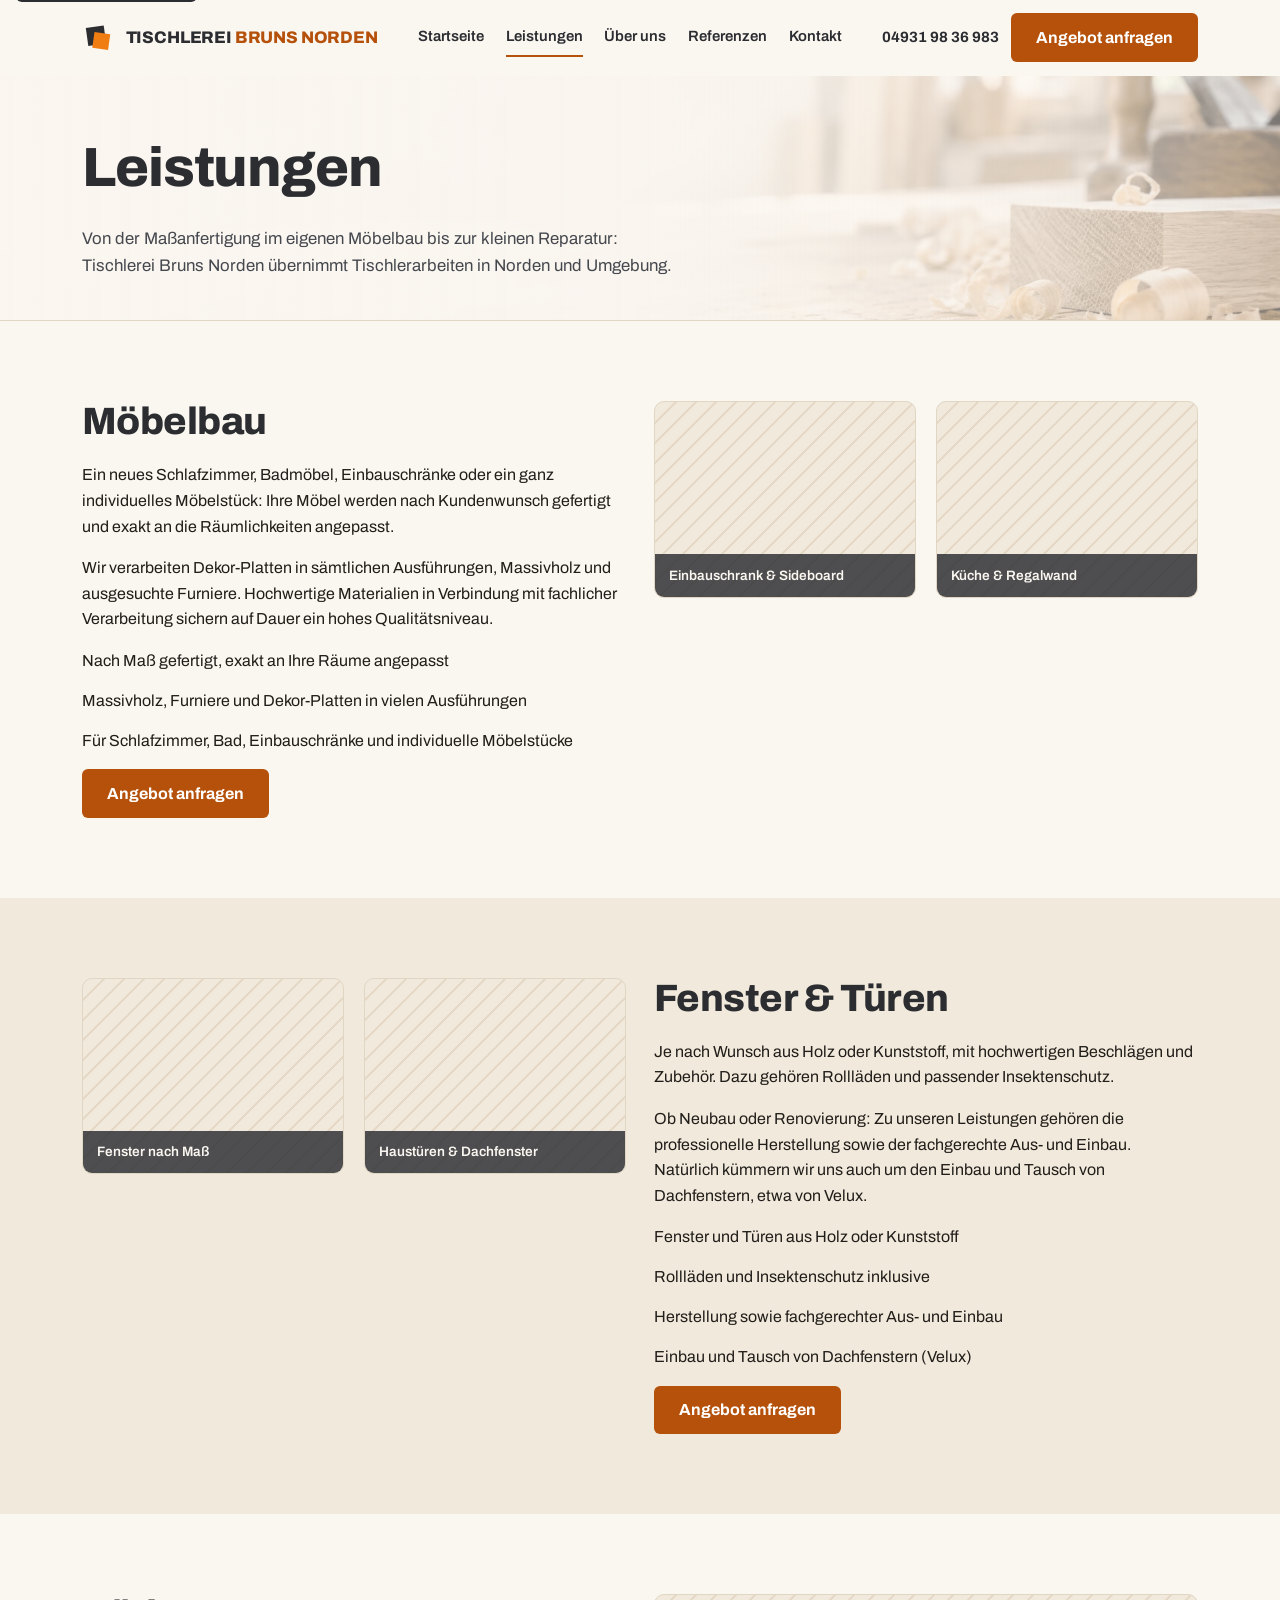
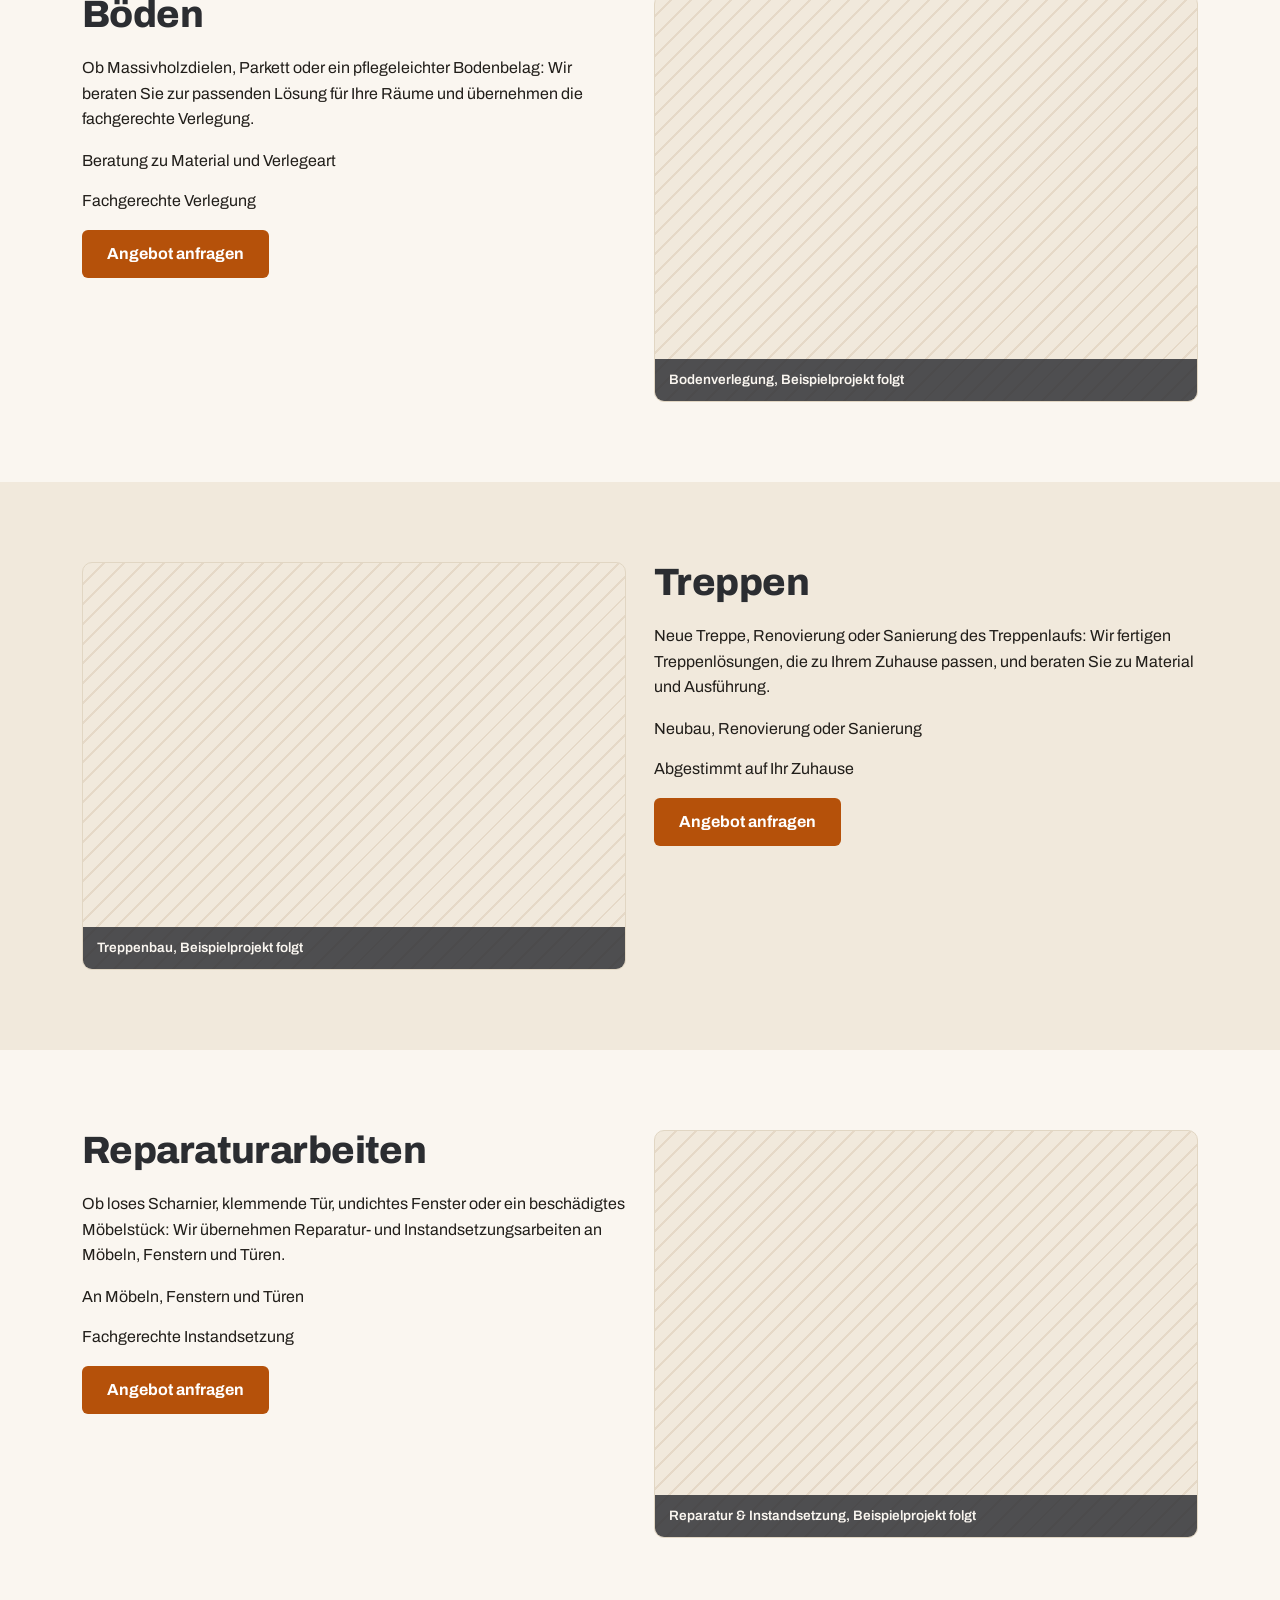
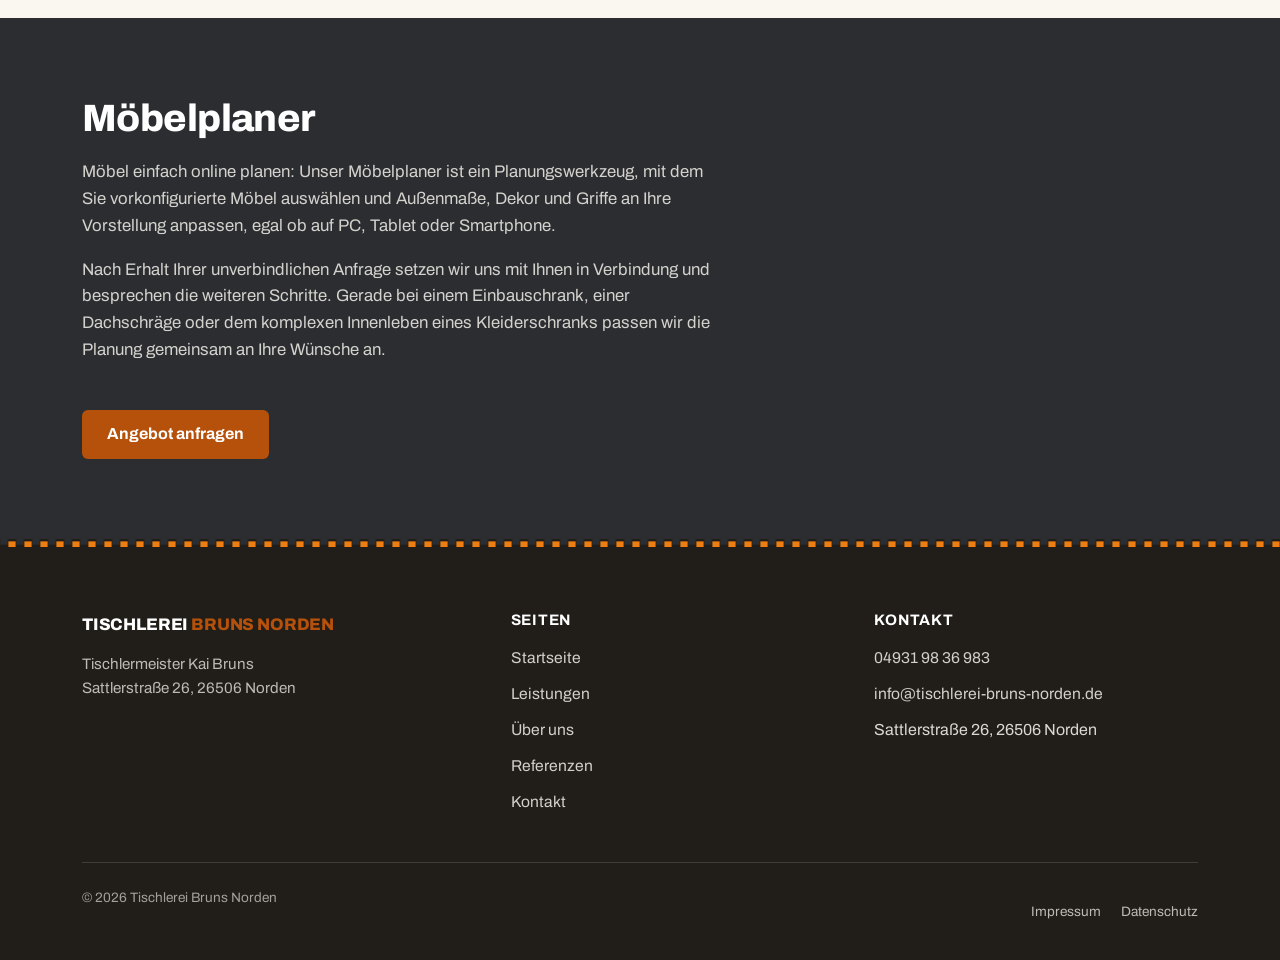
<file: leistungen.html>
<!doctype html>
<html lang="de">
<head>
  <meta charset="UTF-8" />
  <meta name="viewport" content="width=device-width, initial-scale=1, viewport-fit=cover, interactive-widget=resizes-content" />
  <title>Leistungen | Tischlerei Bruns Norden</title>
  <meta name="description" content="Möbelbau, Fenster &amp; Türen, Böden, Treppen, Reparaturarbeiten und Möbelplaner: die Leistungen der Tischlerei Bruns Norden im Überblick." />
  <link rel="canonical" href="https://www.tischlerei-bruns-norden.de/leistungen.html" />
  <meta property="og:type" content="website" />
  <meta property="og:site_name" content="Tischlerei Bruns Norden" />
  <meta property="og:title" content="Leistungen | Tischlerei Bruns Norden" />
  <meta property="og:description" content="Möbelbau, Fenster &amp; Türen, Böden, Treppen, Reparaturarbeiten und Möbelplaner aus einer Hand." />
  <meta property="og:locale" content="de_DE" />
  <meta name="theme-color" content="#faf6f0" />
  <link rel="icon" href="assets/img/favicon.svg" type="image/svg+xml" />
  <link rel="preconnect" href="https://fonts.googleapis.com" />
  <link rel="preconnect" href="https://fonts.gstatic.com" crossorigin />
  <link rel="stylesheet" href="assets/css/style.css?v=7" />
</head>
<body>
  <div class="scroll-sentinel" data-scroll-sentinel aria-hidden="true"></div>
  <a class="skip-link" href="#main">Zum Inhalt springen</a>

  <header class="site-header">
    <div class="container">
      <a class="brand" href="index.html">
        <svg class="brand-mark" viewBox="0 0 64 64" aria-hidden="true">
          <g transform="translate(32,32) rotate(-8)"><rect x="-22" y="-22" width="34" height="34" fill="#2B2D31"/></g>
          <g transform="translate(32,32) rotate(8)"><rect x="-10" y="-10" width="30" height="30" fill="#F07D12"/></g>
        </svg>
        <span class="brand-word">TISCHLEREI <strong>BRUNS NORDEN</strong></span>
      </a>
      <nav class="main-nav" aria-label="Hauptnavigation">
        <a href="index.html">Startseite</a>
        <a href="leistungen.html" aria-current="page">Leistungen</a>
        <a href="ueber-uns.html">Über uns</a>
        <a href="referenzen.html">Referenzen</a>
        <a href="kontakt.html">Kontakt</a>
      </nav>
      <div class="header-actions">
        <a class="header-call" href="tel:+4949319836983">04931 98 36 983</a>
        <a class="btn btn-primary" href="kontakt.html">Angebot anfragen</a>
        <button class="nav-toggle" type="button" data-nav-toggle aria-expanded="false" aria-controls="mobile-nav" aria-label="Menü öffnen">
          <span class="nav-toggle-bars"><span></span><span></span><span></span></span>
        </button>
      </div>
    </div>
  </header>

  <div class="mobile-nav" id="mobile-nav" data-mobile-nav>
    <nav aria-label="Mobile Navigation">
      <a href="index.html">Startseite</a>
      <a href="leistungen.html" aria-current="page">Leistungen</a>
      <a href="ueber-uns.html">Über uns</a>
      <a href="referenzen.html">Referenzen</a>
      <a href="kontakt.html">Kontakt</a>
      <a class="btn btn-primary btn-block" href="kontakt.html">Angebot anfragen</a>
      <div class="mobile-nav-contact">
        <a href="tel:+4949319836983">04931 98 36 983</a>
        <a href="mailto:info@tischlerei-bruns-norden.de">info@tischlerei-bruns-norden.de</a>
      </div>
    </nav>
  </div>

  <main id="main">
    <header class="page-header page-header--photo">
      <div class="container">
        <h1>Leistungen</h1>
        <p>Von der Maßanfertigung im eigenen Möbelbau bis zur kleinen Reparatur: Tischlerei Bruns Norden übernimmt Tischlerarbeiten in Norden und Umgebung.</p>
      </div>
    </header>

    <section id="moebelbau" aria-labelledby="moebelbau-heading">
      <div class="container">
        <div class="grid grid-2">
          <div>
            <h2 id="moebelbau-heading">Möbelbau</h2>
            <p>Ein neues Schlafzimmer, Badmöbel, Einbauschränke oder ein ganz individuelles Möbelstück: Ihre Möbel werden nach Kundenwunsch gefertigt und exakt an die Räumlichkeiten angepasst.</p>
            <p>Wir verarbeiten Dekor-Platten in sämtlichen Ausführungen, Massivholz und ausgesuchte Furniere. Hochwertige Materialien in Verbindung mit fachlicher Verarbeitung sichern auf Dauer ein hohes Qualitätsniveau.</p>
            <ul class="stack">
              <li>Nach Maß gefertigt, exakt an Ihre Räume angepasst</li>
              <li>Massivholz, Furniere und Dekor-Platten in vielen Ausführungen</li>
              <li>Für Schlafzimmer, Bad, Einbauschränke und individuelle Möbelstücke</li>
            </ul>
            <a class="btn btn-primary" href="kontakt.html?leistung=Moebelbau">Angebot anfragen</a>
          </div>
          <div class="media-grid">
            <figure class="media-frame" style="--ar: 4/3;"><figcaption>Einbauschrank &amp; Sideboard</figcaption></figure>
            <figure class="media-frame" style="--ar: 4/3;"><figcaption>Küche &amp; Regalwand</figcaption></figure>
          </div>
        </div>
      </div>
    </section>

    <section id="fenster-tueren" class="section-alt" aria-labelledby="fenster-heading">
      <div class="container">
        <div class="grid grid-2">
          <div class="order-2">
            <h2 id="fenster-heading">Fenster &amp; Türen</h2>
            <p>Je nach Wunsch aus Holz oder Kunststoff, mit hochwertigen Beschlägen und Zubehör. Dazu gehören Rollläden und passender Insektenschutz.</p>
            <p>Ob Neubau oder Renovierung: Zu unseren Leistungen gehören die professionelle Herstellung sowie der fachgerechte Aus- und Einbau. Natürlich kümmern wir uns auch um den Einbau und Tausch von Dachfenstern, etwa von Velux.</p>
            <ul class="stack">
              <li>Fenster und Türen aus Holz oder Kunststoff</li>
              <li>Rollläden und Insektenschutz inklusive</li>
              <li>Herstellung sowie fachgerechter Aus- und Einbau</li>
              <li>Einbau und Tausch von Dachfenstern (Velux)</li>
            </ul>
            <a class="btn btn-primary" href="kontakt.html?leistung=Fenster-Tueren">Angebot anfragen</a>
          </div>
          <div class="media-grid order-1">
            <figure class="media-frame" style="--ar: 4/3;"><figcaption>Fenster nach Maß</figcaption></figure>
            <figure class="media-frame" style="--ar: 4/3;"><figcaption>Haustüren &amp; Dachfenster</figcaption></figure>
          </div>
        </div>
      </div>
    </section>

    <section id="boeden" aria-labelledby="boeden-heading">
      <div class="container">
        <div class="grid grid-2">
          <div>
            <h2 id="boeden-heading">Böden</h2>
            <p>Ob Massivholzdielen, Parkett oder ein pflegeleichter Bodenbelag: Wir beraten Sie zur passenden Lösung für Ihre Räume und übernehmen die fachgerechte Verlegung.</p>
            <ul class="stack">
              <li>Beratung zu Material und Verlegeart</li>
              <li>Fachgerechte Verlegung</li>
            </ul>
            <a class="btn btn-primary" href="kontakt.html?leistung=Boeden">Angebot anfragen</a>
          </div>
          <figure class="media-frame" style="--ar: 4/3;"><figcaption>Bodenverlegung, Beispielprojekt folgt</figcaption></figure>
        </div>
      </div>
    </section>

    <section id="treppen" class="section-alt" aria-labelledby="treppen-heading">
      <div class="container">
        <div class="grid grid-2">
          <div class="order-2">
            <h2 id="treppen-heading">Treppen</h2>
            <p>Neue Treppe, Renovierung oder Sanierung des Treppenlaufs: Wir fertigen Treppenlösungen, die zu Ihrem Zuhause passen, und beraten Sie zu Material und Ausführung.</p>
            <ul class="stack">
              <li>Neubau, Renovierung oder Sanierung</li>
              <li>Abgestimmt auf Ihr Zuhause</li>
            </ul>
            <a class="btn btn-primary" href="kontakt.html?leistung=Treppen">Angebot anfragen</a>
          </div>
          <figure class="media-frame order-1" style="--ar: 4/3;"><figcaption>Treppenbau, Beispielprojekt folgt</figcaption></figure>
        </div>
      </div>
    </section>

    <section id="reparaturen" aria-labelledby="reparaturen-heading">
      <div class="container">
        <div class="grid grid-2">
          <div>
            <h2 id="reparaturen-heading">Reparaturarbeiten</h2>
            <p>Ob loses Scharnier, klemmende Tür, undichtes Fenster oder ein beschädigtes Möbelstück: Wir übernehmen Reparatur- und Instandsetzungsarbeiten an Möbeln, Fenstern und Türen.</p>
            <ul class="stack">
              <li>An Möbeln, Fenstern und Türen</li>
              <li>Fachgerechte Instandsetzung</li>
            </ul>
            <a class="btn btn-primary" href="kontakt.html?leistung=Reparaturarbeiten">Angebot anfragen</a>
          </div>
          <figure class="media-frame" style="--ar: 4/3;"><figcaption>Reparatur &amp; Instandsetzung, Beispielprojekt folgt</figcaption></figure>
        </div>
      </div>
    </section>

    <section id="moebelplaner" class="section-dark" aria-labelledby="planer-heading">
      <div class="container">
        <div class="section-head section-head--wide">
          <h2 id="planer-heading">Möbelplaner</h2>
          <p>Möbel einfach online planen: Unser Möbelplaner ist ein Planungswerkzeug, mit dem Sie vorkonfigurierte Möbel auswählen und Außenmaße, Dekor und Griffe an Ihre Vorstellung anpassen, egal ob auf PC, Tablet oder Smartphone.</p>
          <p>Nach Erhalt Ihrer unverbindlichen Anfrage setzen wir uns mit Ihnen in Verbindung und besprechen die weiteren Schritte. Gerade bei einem Einbauschrank, einer Dachschräge oder dem komplexen Innenleben eines Kleiderschranks passen wir die Planung gemeinsam an Ihre Wünsche an.</p>
        </div>
        <a class="btn btn-primary" href="kontakt.html?leistung=Moebelplaner">Angebot anfragen</a>
      </div>
    </section>
  </main>

  <footer class="site-footer">
    <div class="joint-rule" aria-hidden="true"></div>
    <div class="container">
      <div class="footer-inner">
        <div class="footer-brand">
          <span class="brand-word">TISCHLEREI <strong>BRUNS NORDEN</strong></span>
          <p>Tischlermeister Kai Bruns<br />Sattlerstraße 26, 26506 Norden</p>
        </div>
        <nav class="footer-col" aria-label="Seiten">
          <h3>Seiten</h3>
          <ul>
            <li><a href="index.html">Startseite</a></li>
            <li><a href="leistungen.html">Leistungen</a></li>
            <li><a href="ueber-uns.html">Über uns</a></li>
            <li><a href="referenzen.html">Referenzen</a></li>
            <li><a href="kontakt.html">Kontakt</a></li>
          </ul>
        </nav>
        <div class="footer-col">
          <h3>Kontakt</h3>
          <ul>
            <li><a href="tel:+4949319836983">04931 98 36 983</a></li>
            <li><a href="mailto:info@tischlerei-bruns-norden.de">info@tischlerei-bruns-norden.de</a></li>
            <li>Sattlerstraße 26, 26506 Norden</li>
          </ul>
        </div>
      </div>
      <div class="footer-bottom">
        <p>© <span data-year>2026</span> Tischlerei Bruns Norden</p>
        <ul>
          <li><a href="impressum.html">Impressum</a></li>
          <li><a href="datenschutz.html">Datenschutz</a></li>
        </ul>
      </div>
    </div>
  </footer>

  <script src="assets/js/main.js?v=2"></script>
</body>
</html>
</file>
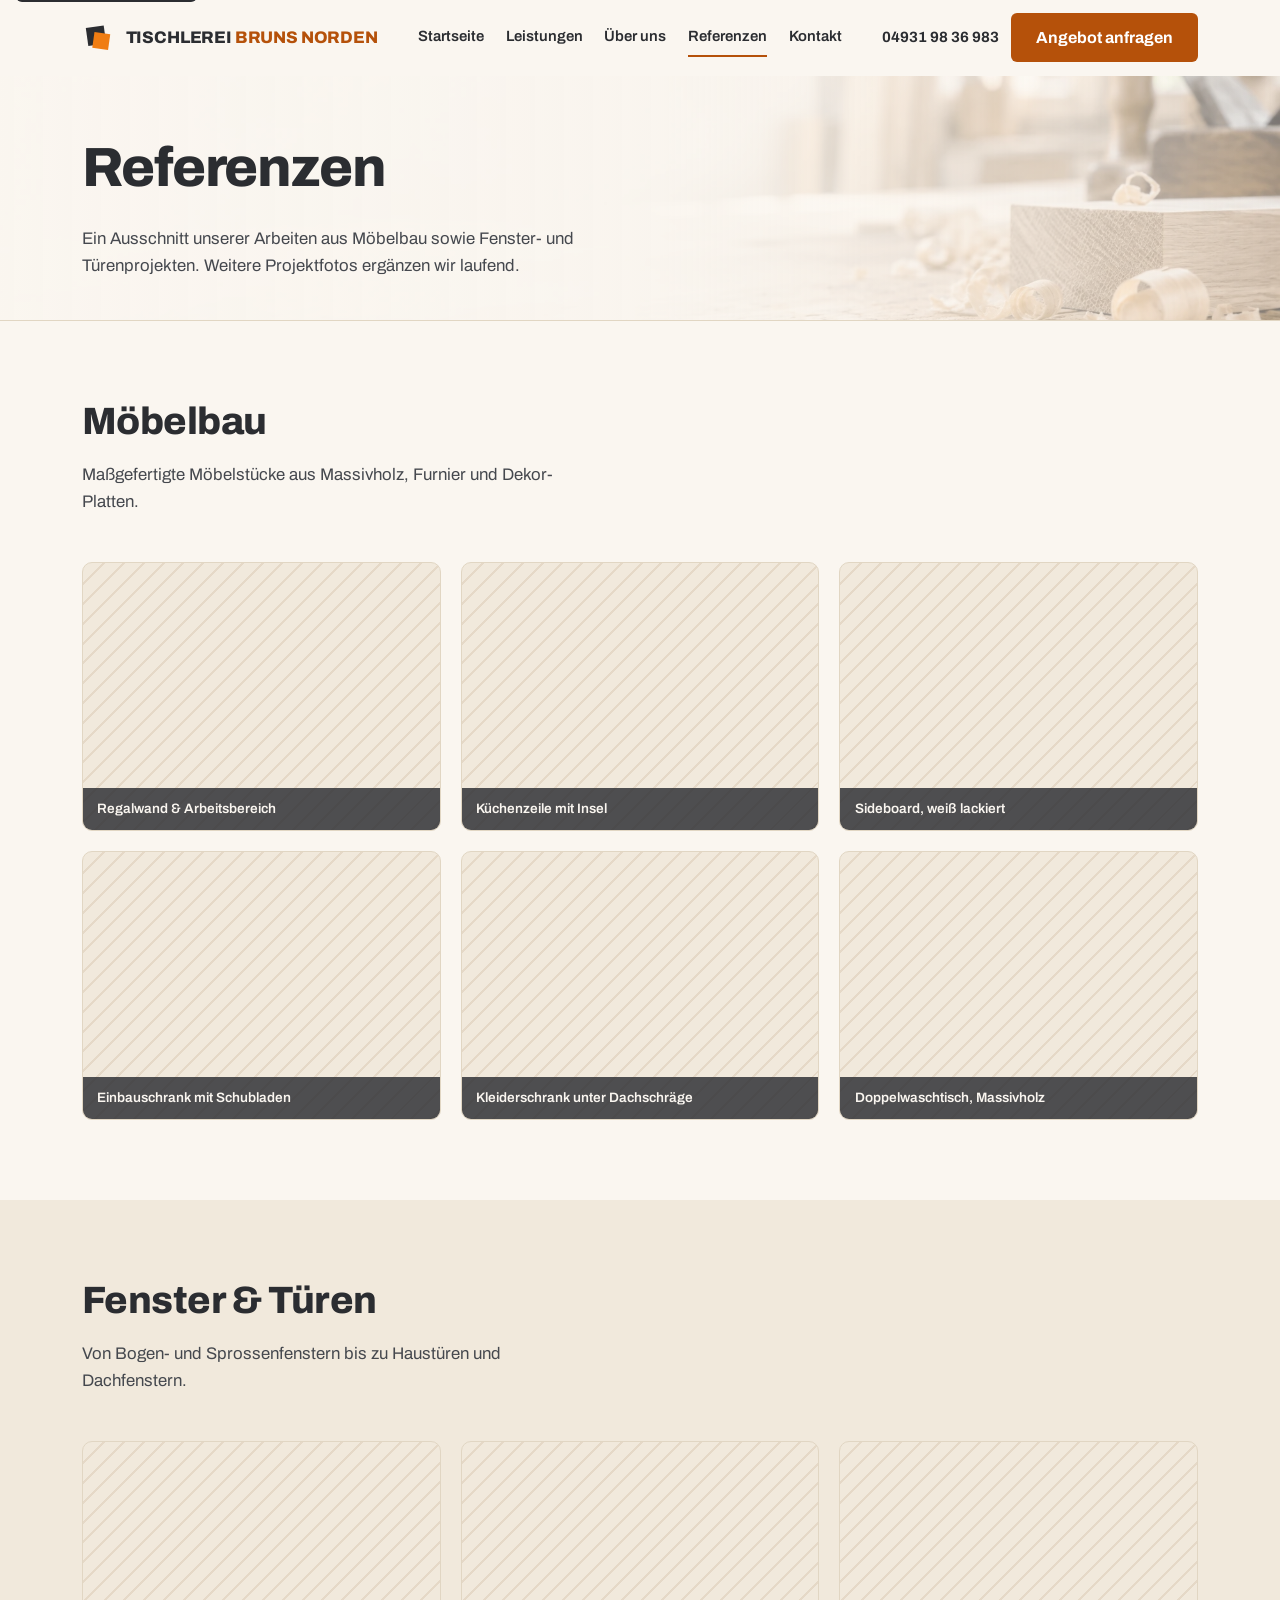
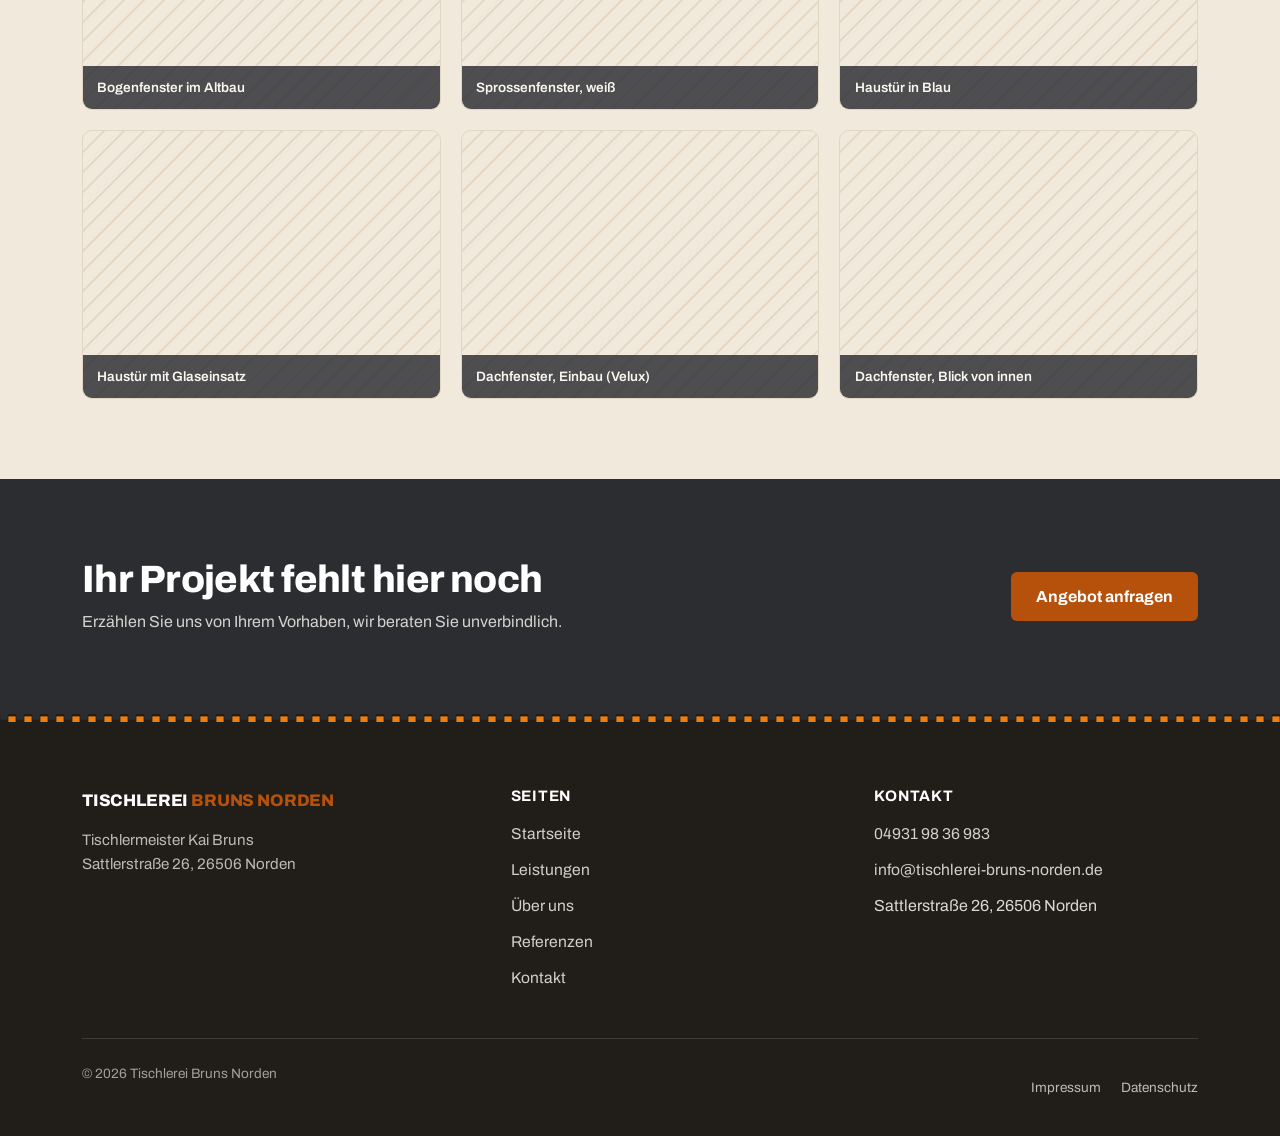
<file: referenzen.html>
<!doctype html>
<html lang="de">
<head>
  <meta charset="UTF-8" />
  <meta name="viewport" content="width=device-width, initial-scale=1, viewport-fit=cover, interactive-widget=resizes-content" />
  <title>Referenzen | Tischlerei Bruns Norden</title>
  <meta name="description" content="Einblicke in Möbelbau- sowie Fenster- und Türenprojekte der Tischlerei Bruns Norden." />
  <link rel="canonical" href="https://www.tischlerei-bruns-norden.de/referenzen.html" />
  <meta property="og:type" content="website" />
  <meta property="og:site_name" content="Tischlerei Bruns Norden" />
  <meta property="og:title" content="Referenzen | Tischlerei Bruns Norden" />
  <meta property="og:description" content="Einblicke in Möbelbau- sowie Fenster- und Türenprojekte." />
  <meta property="og:locale" content="de_DE" />
  <meta name="theme-color" content="#faf6f0" />
  <link rel="icon" href="assets/img/favicon.svg" type="image/svg+xml" />
  <link rel="preconnect" href="https://fonts.googleapis.com" />
  <link rel="preconnect" href="https://fonts.gstatic.com" crossorigin />
  <link rel="stylesheet" href="assets/css/style.css?v=7" />
</head>
<body>
  <div class="scroll-sentinel" data-scroll-sentinel aria-hidden="true"></div>
  <a class="skip-link" href="#main">Zum Inhalt springen</a>

  <header class="site-header">
    <div class="container">
      <a class="brand" href="index.html">
        <svg class="brand-mark" viewBox="0 0 64 64" aria-hidden="true">
          <g transform="translate(32,32) rotate(-8)"><rect x="-22" y="-22" width="34" height="34" fill="#2B2D31"/></g>
          <g transform="translate(32,32) rotate(8)"><rect x="-10" y="-10" width="30" height="30" fill="#F07D12"/></g>
        </svg>
        <span class="brand-word">TISCHLEREI <strong>BRUNS NORDEN</strong></span>
      </a>
      <nav class="main-nav" aria-label="Hauptnavigation">
        <a href="index.html">Startseite</a>
        <a href="leistungen.html">Leistungen</a>
        <a href="ueber-uns.html">Über uns</a>
        <a href="referenzen.html" aria-current="page">Referenzen</a>
        <a href="kontakt.html">Kontakt</a>
      </nav>
      <div class="header-actions">
        <a class="header-call" href="tel:+4949319836983">04931 98 36 983</a>
        <a class="btn btn-primary" href="kontakt.html">Angebot anfragen</a>
        <button class="nav-toggle" type="button" data-nav-toggle aria-expanded="false" aria-controls="mobile-nav" aria-label="Menü öffnen">
          <span class="nav-toggle-bars"><span></span><span></span><span></span></span>
        </button>
      </div>
    </div>
  </header>

  <div class="mobile-nav" id="mobile-nav" data-mobile-nav>
    <nav aria-label="Mobile Navigation">
      <a href="index.html">Startseite</a>
      <a href="leistungen.html">Leistungen</a>
      <a href="ueber-uns.html">Über uns</a>
      <a href="referenzen.html" aria-current="page">Referenzen</a>
      <a href="kontakt.html">Kontakt</a>
      <a class="btn btn-primary btn-block" href="kontakt.html">Angebot anfragen</a>
      <div class="mobile-nav-contact">
        <a href="tel:+4949319836983">04931 98 36 983</a>
        <a href="mailto:info@tischlerei-bruns-norden.de">info@tischlerei-bruns-norden.de</a>
      </div>
    </nav>
  </div>

  <main id="main">
    <header class="page-header page-header--photo">
      <div class="container">
        <h1>Referenzen</h1>
        <p>Ein Ausschnitt unserer Arbeiten aus Möbelbau sowie Fenster- und Türenprojekten. Weitere Projektfotos ergänzen wir laufend.</p>
      </div>
    </header>

    <section aria-labelledby="ref-moebelbau-heading">
      <div class="container">
        <div class="section-head">
          <h2 id="ref-moebelbau-heading">Möbelbau</h2>
          <p>Maßgefertigte Möbelstücke aus Massivholz, Furnier und Dekor-Platten.</p>
        </div>
        <div class="media-grid media-grid-3">
          <figure class="media-frame" style="--ar: 4/3;"><figcaption>Regalwand &amp; Arbeitsbereich</figcaption></figure>
          <figure class="media-frame" style="--ar: 4/3;"><figcaption>Küchenzeile mit Insel</figcaption></figure>
          <figure class="media-frame" style="--ar: 4/3;"><figcaption>Sideboard, weiß lackiert</figcaption></figure>
          <figure class="media-frame" style="--ar: 4/3;"><figcaption>Einbauschrank mit Schubladen</figcaption></figure>
          <figure class="media-frame" style="--ar: 4/3;"><figcaption>Kleiderschrank unter Dachschräge</figcaption></figure>
          <figure class="media-frame" style="--ar: 4/3;"><figcaption>Doppelwaschtisch, Massivholz</figcaption></figure>
        </div>
      </div>
    </section>

    <section class="section-alt" aria-labelledby="ref-fenster-heading">
      <div class="container">
        <div class="section-head">
          <h2 id="ref-fenster-heading">Fenster &amp; Türen</h2>
          <p>Von Bogen- und Sprossenfenstern bis zu Haustüren und Dachfenstern.</p>
        </div>
        <div class="media-grid media-grid-3">
          <figure class="media-frame" style="--ar: 4/3;"><figcaption>Bogenfenster im Altbau</figcaption></figure>
          <figure class="media-frame" style="--ar: 4/3;"><figcaption>Sprossenfenster, weiß</figcaption></figure>
          <figure class="media-frame" style="--ar: 4/3;"><figcaption>Haustür in Blau</figcaption></figure>
          <figure class="media-frame" style="--ar: 4/3;"><figcaption>Haustür mit Glaseinsatz</figcaption></figure>
          <figure class="media-frame" style="--ar: 4/3;"><figcaption>Dachfenster, Einbau (Velux)</figcaption></figure>
          <figure class="media-frame" style="--ar: 4/3;"><figcaption>Dachfenster, Blick von innen</figcaption></figure>
        </div>
      </div>
    </section>

    <section class="cta-band">
      <div class="container">
        <div>
          <h2>Ihr Projekt fehlt hier noch</h2>
          <p>Erzählen Sie uns von Ihrem Vorhaben, wir beraten Sie unverbindlich.</p>
        </div>
        <div class="cta-band-actions">
          <a class="btn btn-primary" href="kontakt.html">Angebot anfragen</a>
        </div>
      </div>
    </section>
  </main>

  <footer class="site-footer">
    <div class="joint-rule" aria-hidden="true"></div>
    <div class="container">
      <div class="footer-inner">
        <div class="footer-brand">
          <span class="brand-word">TISCHLEREI <strong>BRUNS NORDEN</strong></span>
          <p>Tischlermeister Kai Bruns<br />Sattlerstraße 26, 26506 Norden</p>
        </div>
        <nav class="footer-col" aria-label="Seiten">
          <h3>Seiten</h3>
          <ul>
            <li><a href="index.html">Startseite</a></li>
            <li><a href="leistungen.html">Leistungen</a></li>
            <li><a href="ueber-uns.html">Über uns</a></li>
            <li><a href="referenzen.html">Referenzen</a></li>
            <li><a href="kontakt.html">Kontakt</a></li>
          </ul>
        </nav>
        <div class="footer-col">
          <h3>Kontakt</h3>
          <ul>
            <li><a href="tel:+4949319836983">04931 98 36 983</a></li>
            <li><a href="mailto:info@tischlerei-bruns-norden.de">info@tischlerei-bruns-norden.de</a></li>
            <li>Sattlerstraße 26, 26506 Norden</li>
          </ul>
        </div>
      </div>
      <div class="footer-bottom">
        <p>© <span data-year>2026</span> Tischlerei Bruns Norden</p>
        <ul>
          <li><a href="impressum.html">Impressum</a></li>
          <li><a href="datenschutz.html">Datenschutz</a></li>
        </ul>
      </div>
    </div>
  </footer>

  <script src="assets/js/main.js?v=2"></script>
</body>
</html>
</file>
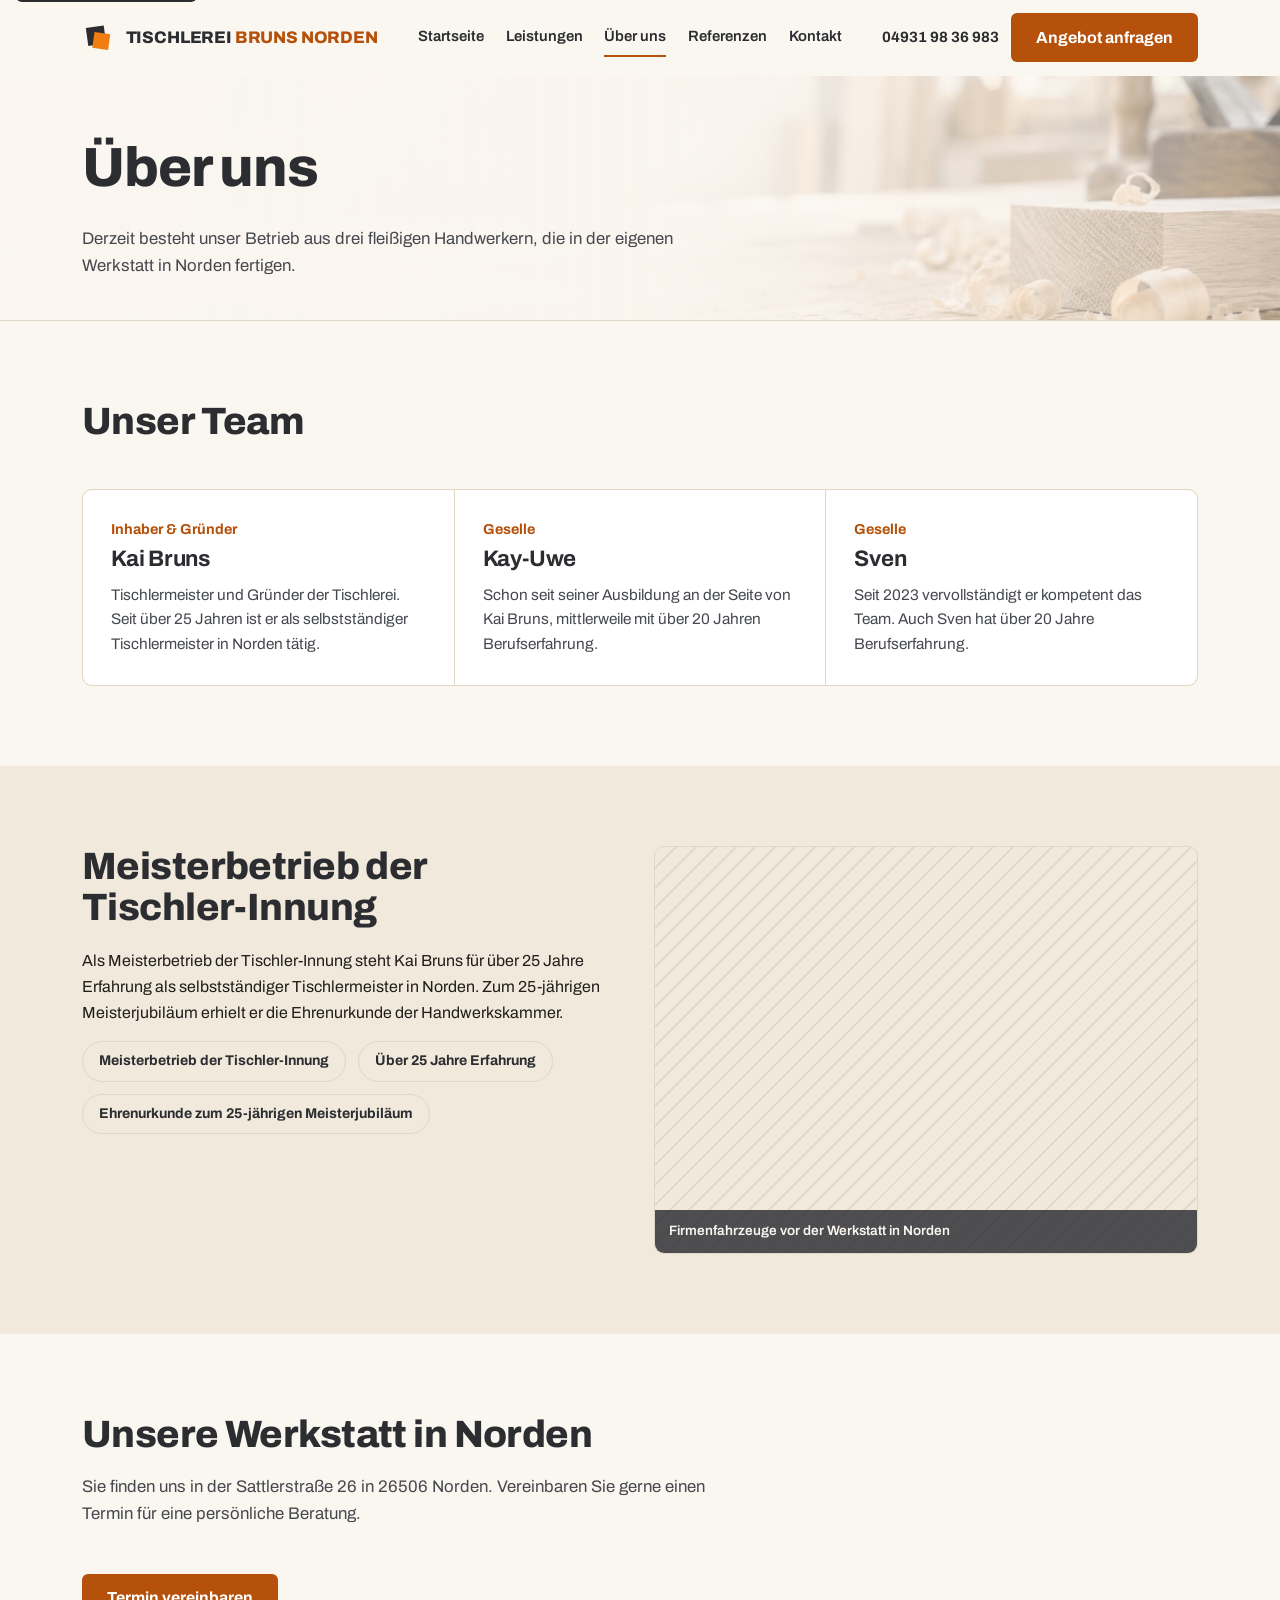
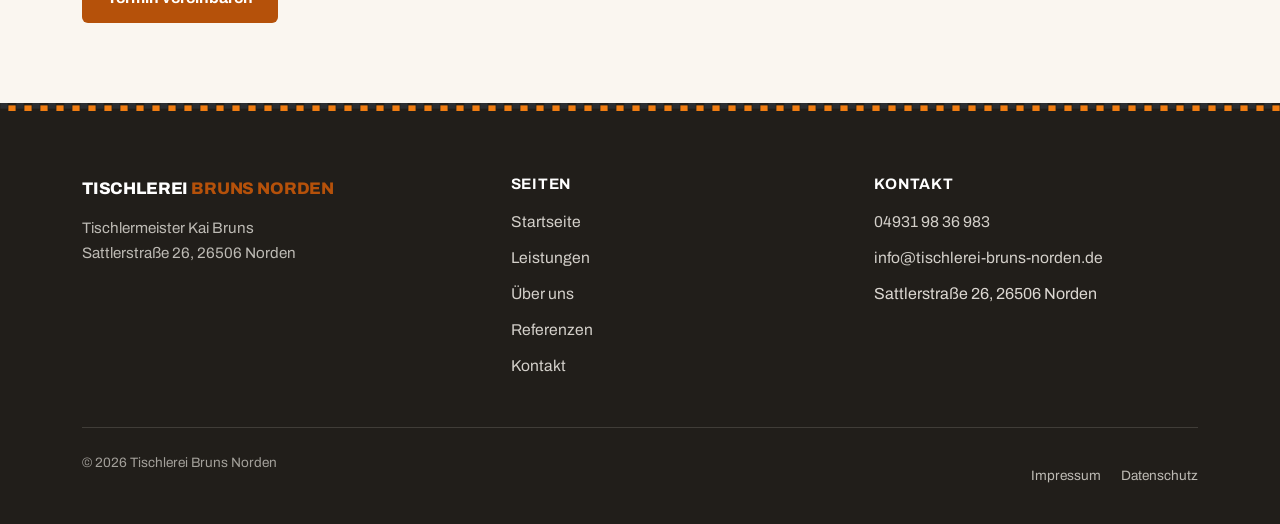
<file: ueber-uns.html>
<!doctype html>
<html lang="de">
<head>
  <meta charset="UTF-8" />
  <meta name="viewport" content="width=device-width, initial-scale=1, viewport-fit=cover, interactive-widget=resizes-content" />
  <title>Über uns | Tischlerei Bruns Norden</title>
  <meta name="description" content="Tischlermeister Kai Bruns führt die Tischlerei Bruns Norden seit über 25 Jahren. Lernen Sie das Team und den Meisterbetrieb der Tischler-Innung kennen." />
  <link rel="canonical" href="https://www.tischlerei-bruns-norden.de/ueber-uns.html" />
  <meta property="og:type" content="website" />
  <meta property="og:site_name" content="Tischlerei Bruns Norden" />
  <meta property="og:title" content="Über uns | Tischlerei Bruns Norden" />
  <meta property="og:description" content="Tischlermeister Kai Bruns und sein Team: seit über 25 Jahren in Norden." />
  <meta property="og:locale" content="de_DE" />
  <meta name="theme-color" content="#faf6f0" />
  <link rel="icon" href="assets/img/favicon.svg" type="image/svg+xml" />
  <link rel="preconnect" href="https://fonts.googleapis.com" />
  <link rel="preconnect" href="https://fonts.gstatic.com" crossorigin />
  <link rel="stylesheet" href="assets/css/style.css?v=7" />
</head>
<body>
  <div class="scroll-sentinel" data-scroll-sentinel aria-hidden="true"></div>
  <a class="skip-link" href="#main">Zum Inhalt springen</a>

  <header class="site-header">
    <div class="container">
      <a class="brand" href="index.html">
        <svg class="brand-mark" viewBox="0 0 64 64" aria-hidden="true">
          <g transform="translate(32,32) rotate(-8)"><rect x="-22" y="-22" width="34" height="34" fill="#2B2D31"/></g>
          <g transform="translate(32,32) rotate(8)"><rect x="-10" y="-10" width="30" height="30" fill="#F07D12"/></g>
        </svg>
        <span class="brand-word">TISCHLEREI <strong>BRUNS NORDEN</strong></span>
      </a>
      <nav class="main-nav" aria-label="Hauptnavigation">
        <a href="index.html">Startseite</a>
        <a href="leistungen.html">Leistungen</a>
        <a href="ueber-uns.html" aria-current="page">Über uns</a>
        <a href="referenzen.html">Referenzen</a>
        <a href="kontakt.html">Kontakt</a>
      </nav>
      <div class="header-actions">
        <a class="header-call" href="tel:+4949319836983">04931 98 36 983</a>
        <a class="btn btn-primary" href="kontakt.html">Angebot anfragen</a>
        <button class="nav-toggle" type="button" data-nav-toggle aria-expanded="false" aria-controls="mobile-nav" aria-label="Menü öffnen">
          <span class="nav-toggle-bars"><span></span><span></span><span></span></span>
        </button>
      </div>
    </div>
  </header>

  <div class="mobile-nav" id="mobile-nav" data-mobile-nav>
    <nav aria-label="Mobile Navigation">
      <a href="index.html">Startseite</a>
      <a href="leistungen.html">Leistungen</a>
      <a href="ueber-uns.html" aria-current="page">Über uns</a>
      <a href="referenzen.html">Referenzen</a>
      <a href="kontakt.html">Kontakt</a>
      <a class="btn btn-primary btn-block" href="kontakt.html">Angebot anfragen</a>
      <div class="mobile-nav-contact">
        <a href="tel:+4949319836983">04931 98 36 983</a>
        <a href="mailto:info@tischlerei-bruns-norden.de">info@tischlerei-bruns-norden.de</a>
      </div>
    </nav>
  </div>

  <main id="main">
    <header class="page-header page-header--photo">
      <div class="container">
        <h1>Über uns</h1>
        <p>Derzeit besteht unser Betrieb aus drei fleißigen Handwerkern, die in der eigenen Werkstatt in Norden fertigen.</p>
      </div>
    </header>

    <section aria-labelledby="team-heading">
      <div class="container">
        <div class="section-head">
          <h2 id="team-heading">Unser Team</h2>
        </div>
        <div class="team-list">
          <div class="team-item">
            <span class="role">Inhaber &amp; Gründer</span>
            <h3>Kai Bruns</h3>
            <p>Tischlermeister und Gründer der Tischlerei. Seit über 25 Jahren ist er als selbstständiger Tischlermeister in Norden tätig.</p>
          </div>
          <div class="team-item">
            <span class="role">Geselle</span>
            <h3>Kay-Uwe</h3>
            <p>Schon seit seiner Ausbildung an der Seite von Kai Bruns, mittlerweile mit über 20 Jahren Berufserfahrung.</p>
          </div>
          <div class="team-item">
            <span class="role">Geselle</span>
            <h3>Sven</h3>
            <p>Seit 2023 vervollständigt er kompetent das Team. Auch Sven hat über 20 Jahre Berufserfahrung.</p>
          </div>
        </div>
      </div>
    </section>

    <section class="section-alt" aria-labelledby="werkstatt-heading">
      <div class="container">
        <div class="grid grid-2">
          <div>
            <h2 id="werkstatt-heading">Meisterbetrieb der Tischler-Innung</h2>
            <p>Als Meisterbetrieb der Tischler-Innung steht Kai Bruns für über 25 Jahre Erfahrung als selbstständiger Tischlermeister in Norden. Zum 25-jährigen Meisterjubiläum erhielt er die Ehrenurkunde der Handwerkskammer.</p>
            <div class="badge-row">
              <span class="badge">Meisterbetrieb der Tischler-Innung</span>
              <span class="badge">Über 25 Jahre Erfahrung</span>
              <span class="badge">Ehrenurkunde zum 25-jährigen Meisterjubiläum</span>
            </div>
          </div>
          <figure class="media-frame" style="--ar: 4/3;">
            <figcaption>Firmenfahrzeuge vor der Werkstatt in Norden</figcaption>
          </figure>
        </div>
      </div>
    </section>

    <section aria-labelledby="standort-heading">
      <div class="container">
        <div class="section-head section-head--wide">
          <h2 id="standort-heading">Unsere Werkstatt in Norden</h2>
          <p>Sie finden uns in der Sattlerstraße 26 in 26506 Norden. Vereinbaren Sie gerne einen Termin für eine persönliche Beratung.</p>
        </div>
        <a class="btn btn-primary" href="kontakt.html">Termin vereinbaren</a>
      </div>
    </section>
  </main>

  <footer class="site-footer">
    <div class="joint-rule" aria-hidden="true"></div>
    <div class="container">
      <div class="footer-inner">
        <div class="footer-brand">
          <span class="brand-word">TISCHLEREI <strong>BRUNS NORDEN</strong></span>
          <p>Tischlermeister Kai Bruns<br />Sattlerstraße 26, 26506 Norden</p>
        </div>
        <nav class="footer-col" aria-label="Seiten">
          <h3>Seiten</h3>
          <ul>
            <li><a href="index.html">Startseite</a></li>
            <li><a href="leistungen.html">Leistungen</a></li>
            <li><a href="ueber-uns.html">Über uns</a></li>
            <li><a href="referenzen.html">Referenzen</a></li>
            <li><a href="kontakt.html">Kontakt</a></li>
          </ul>
        </nav>
        <div class="footer-col">
          <h3>Kontakt</h3>
          <ul>
            <li><a href="tel:+4949319836983">04931 98 36 983</a></li>
            <li><a href="mailto:info@tischlerei-bruns-norden.de">info@tischlerei-bruns-norden.de</a></li>
            <li>Sattlerstraße 26, 26506 Norden</li>
          </ul>
        </div>
      </div>
      <div class="footer-bottom">
        <p>© <span data-year>2026</span> Tischlerei Bruns Norden</p>
        <ul>
          <li><a href="impressum.html">Impressum</a></li>
          <li><a href="datenschutz.html">Datenschutz</a></li>
        </ul>
      </div>
    </div>
  </footer>

  <script src="assets/js/main.js?v=2"></script>
</body>
</html>
</file>
<file: assets/css/style.css>
/* ==========================================================================
   Tischlerei Bruns: Design System
   Ein Akzent (Marken-Orange), eine Radien-Skala, ein Motion-Moment.
   ========================================================================== */

@import url("https://fonts.googleapis.com/css2?family=Archivo:ital,wght@0,400;0,500;0,600;0,700;0,800;1,500&display=swap");

:root {
  /* Brand (aus dem bestehenden Logo/Beschilderung übernommen) */
  --color-orange: #f07d12;
  --color-orange-deep: #b5510a;
  --color-orange-deep-hover: #8f3f08;
  --color-charcoal: #2b2d31;
  --color-charcoal-2: #45484e;
  --color-ink: #211e1a;
  --color-paper: #faf6f0;
  --color-paper-alt: #f1e9dc;
  --color-line: #e1d6c3;
  --color-wood: #a9835a;
  --color-white: #ffffff;

  --color-success: #2f6b3f;
  --color-error: #a5321a;

  /* Typografie */
  --font-sans: "Archivo", system-ui, -apple-system, "Segoe UI", Roboto, sans-serif;
  --measure: 68ch;

  /* Radien (Regel: Buttons/Inputs 6px, Karten/Medien 10px, Badges pill) */
  --radius-sm: 6px;
  --radius-md: 10px;
  --radius-pill: 999px;

  /* Schatten (auf Anthrazit getönt, mit Versatz + Weichzeichnung) */
  --shadow-sm: 0 1px 2px rgba(43, 45, 49, 0.09);
  --shadow-md: 0 12px 28px -12px rgba(43, 45, 49, 0.28);

  /* Bewegung */
  --ease-out: cubic-bezier(0.23, 1, 0.32, 1);
  --ease-in-out: cubic-bezier(0.77, 0, 0.175, 1);
  --dur-fast: 150ms;
  --dur-base: 220ms;

  --header-h: 76px;
}

/* ---------- Reset & Basis ---------- */
*,
*::before,
*::after {
  box-sizing: border-box;
}

html {
  -webkit-text-size-adjust: 100%;
  scroll-behavior: smooth;
}

@media (prefers-reduced-motion: reduce) {
  html {
    scroll-behavior: auto;
  }
}

body {
  margin: 0;
  font-family: var(--font-sans);
  color: var(--color-ink);
  background: var(--color-paper);
  line-height: 1.6;
  -webkit-tap-highlight-color: transparent;
  overscroll-behavior: none;
  overflow-wrap: break-word;
}

img,
svg {
  max-width: 100%;
  display: block;
}

a {
  color: var(--color-orange-deep);
  text-decoration-thickness: 1.5px;
  text-underline-offset: 3px;
}

a:hover {
  color: var(--color-orange-deep-hover);
}

::selection {
  background: var(--color-orange);
  color: var(--color-white);
}

:focus-visible {
  outline: 2.5px solid var(--color-orange-deep);
  outline-offset: 2px;
  border-radius: 3px;
}

h1,
h2,
h3,
h4 {
  font-weight: 800;
  letter-spacing: -0.02em;
  line-height: 1.1;
  margin: 0 0 0.5em;
  color: var(--color-charcoal);
  text-wrap: balance;
}

h1 {
  font-size: clamp(2.25rem, 1.85rem + 2vw, 3.5rem);
}

h2 {
  font-size: clamp(1.75rem, 1.5rem + 1.1vw, 2.5rem);
  letter-spacing: -0.015em;
}

h3 {
  font-size: clamp(1.2rem, 1.1rem + 0.4vw, 1.4rem);
  font-weight: 700;
  letter-spacing: -0.01em;
}

p {
  max-width: var(--measure);
  margin: 0 0 1em;
  hyphens: auto;
}

li,
dd,
dt {
  hyphens: auto;
}

p:last-child {
  margin-bottom: 0;
}

ul,
ol {
  padding-left: 0;
  list-style: none;
}

button {
  font-family: inherit;
}

input,
textarea,
select {
  font-family: inherit;
  font-size: 16px;
}

/* ---------- Layout ---------- */
.container {
  width: 100%;
  max-width: 1180px;
  margin-inline: auto;
  padding-inline: 1.25rem;
}

@media (min-width: 640px) {
  .container {
    padding-inline: 2rem;
  }
}

section {
  padding-block: clamp(3.5rem, 3rem + 2.5vw, 6.5rem);
}

.section-alt {
  background: var(--color-paper-alt);
}

.section-dark {
  background: var(--color-charcoal);
  color: var(--color-paper);
}

.section-dark h2,
.section-dark h3 {
  color: var(--color-white);
}

.section-dark p {
  color: rgba(250, 246, 240, 0.82);
}

.section-head {
  margin-bottom: clamp(2rem, 1.6rem + 1.6vw, 3rem);
  max-width: 56ch;
}

.section-head--wide {
  max-width: 72ch;
}

.section-head p {
  color: var(--color-charcoal-2);
  font-size: 1.05rem;
}

.section-dark .section-head p {
  color: rgba(250, 246, 240, 0.82);
}

/* Finger-Zinken-Trennlinie: schmales, wiederkehrendes Markenzeichen */
.joint-rule {
  height: 8px;
  background-image: url("../img/finger-joint-tile.svg");
  background-repeat: repeat-x;
  background-size: 64px 16px;
  background-position: center;
}

.grid {
  display: grid;
  gap: 1.75rem;
}

@media (min-width: 780px) {
  .grid-2 {
    grid-template-columns: repeat(2, 1fr);
  }
  .grid-3 {
    grid-template-columns: repeat(3, 1fr);
  }
  /* Reihenfolge nur ab Desktop tauschen; mobil bleibt Text immer zuerst lesbar */
  .order-1 {
    order: 1;
  }
  .order-2 {
    order: 2;
  }
}

.stack {
  display: flex;
  flex-direction: column;
  gap: 0.9rem;
}

.mt-lg {
  margin-top: 1.75rem;
}

.mt-sm {
  margin-top: 0.75rem;
}

.visually-hidden {
  position: absolute;
  width: 1px;
  height: 1px;
  overflow: hidden;
  clip: rect(0 0 0 0);
  white-space: nowrap;
  border: 0;
  padding: 0;
  margin: -1px;
}

.skip-link {
  position: absolute;
  left: 1rem;
  top: -3rem;
  background: var(--color-charcoal);
  color: var(--color-white);
  padding: 0.75rem 1.25rem;
  border-radius: var(--radius-sm);
  z-index: 200;
  transition: top var(--dur-base) var(--ease-out);
}

.skip-link:focus {
  top: 1rem;
}

/* ---------- Buttons ---------- */
.btn {
  display: inline-flex;
  align-items: center;
  justify-content: center;
  gap: 0.5rem;
  font-weight: 700;
  font-size: 1rem;
  line-height: 1;
  white-space: nowrap;
  max-width: 100%;
  overflow: hidden;
  text-overflow: ellipsis;
  padding: 0.95rem 1.5rem;
  border-radius: var(--radius-sm);
  border: 1.5px solid transparent;
  cursor: pointer;
  text-decoration: none;
  transition: transform var(--dur-fast) var(--ease-out),
    background-color var(--dur-base) var(--ease-out),
    border-color var(--dur-base) var(--ease-out),
    color var(--dur-base) var(--ease-out);
}

.btn:active {
  transform: scale(0.97);
}

.btn-primary {
  background: var(--color-orange-deep);
  color: var(--color-white);
}

.btn-primary:hover {
  background: var(--color-orange-deep-hover);
  color: var(--color-white);
}

.btn-secondary {
  background: transparent;
  color: var(--color-charcoal);
  border-color: var(--color-charcoal);
}

.section-dark .btn-secondary {
  color: var(--color-white);
  border-color: rgba(250, 246, 240, 0.55);
}

.btn-secondary:hover {
  background: var(--color-charcoal);
  color: var(--color-white);
}

.section-dark .btn-secondary:hover {
  background: rgba(250, 246, 240, 0.12);
  color: var(--color-white);
}

.btn-ghost {
  background: transparent;
  color: var(--color-orange-deep);
  padding-inline: 0.25rem;
  border: none;
}

.btn-ghost:hover {
  color: var(--color-orange-deep-hover);
}

.btn-block {
  width: 100%;
}

.scroll-sentinel {
  position: absolute;
  top: 0;
  left: 0;
  width: 1px;
  height: 1px;
  pointer-events: none;
}

/* ---------- Header ---------- */
.site-header {
  position: sticky;
  top: 0;
  z-index: 100;
  height: var(--header-h);
  display: flex;
  align-items: center;
  background: rgba(250, 246, 240, 0.92);
  backdrop-filter: blur(10px);
  -webkit-backdrop-filter: blur(10px);
  border-bottom: 1px solid transparent;
  transition: box-shadow var(--dur-base) var(--ease-out), border-color var(--dur-base) var(--ease-out);
}

.site-header.is-scrolled {
  box-shadow: var(--shadow-sm);
  border-bottom-color: var(--color-line);
}

.site-header .container {
  display: flex;
  align-items: center;
  justify-content: space-between;
  gap: 0.75rem;
}

.brand {
  display: flex;
  align-items: center;
  gap: 0.6rem;
  text-decoration: none;
  flex-shrink: 0;
}

.brand:hover {
  color: inherit;
}

.brand-mark {
  width: 34px;
  height: 34px;
  flex-shrink: 0;
}

.brand-word {
  font-weight: 800;
  font-size: 1.05rem;
  letter-spacing: -0.01em;
  line-height: 1.05;
  color: var(--color-charcoal);
}

.brand-word strong {
  color: var(--color-orange-deep);
  font-weight: 800;
}

/* "TISCHLEREI BRUNS NORDEN" ist länger als der alte Zwei-Wort-Schriftzug;
   auf sehr schmalen Screens braucht die Marke etwas weniger Platz. */
@media (max-width: 400px) {
  .brand {
    gap: 0.4rem;
  }

  .brand-mark {
    width: 26px;
    height: 26px;
  }

  .brand-word {
    font-size: 0.82rem;
  }
}

.main-nav {
  display: none;
}

@media (min-width: 1280px) {
  .main-nav {
    display: flex;
    align-items: center;
    gap: 1.35rem;
  }

  .main-nav a {
    color: var(--color-charcoal);
    text-decoration: none;
    font-weight: 600;
    font-size: 0.93rem;
    white-space: nowrap;
    padding-block: 0.4rem;
    border-bottom: 2px solid transparent;
    transition: border-color var(--dur-base) var(--ease-out), color var(--dur-base) var(--ease-out);
  }

  .main-nav a:hover {
    color: var(--color-orange-deep);
  }

  .main-nav a[aria-current="page"] {
    border-bottom-color: var(--color-orange-deep);
  }
}

.header-actions {
  display: flex;
  align-items: center;
  gap: 0.75rem;
}

/* Auf sehr schmalen Screens nur Logo + Menü-Button zeigen; die CTA lebt dann im aufklappbaren Menü */
.header-actions .btn-primary {
  display: none;
}

@media (min-width: 640px) {
  .header-actions .btn-primary {
    display: inline-flex;
  }
}

.header-call {
  display: none;
  font-weight: 700;
  font-size: 0.93rem;
  white-space: nowrap;
  color: var(--color-charcoal);
  text-decoration: none;
}

@media (min-width: 780px) {
  .header-call {
    display: inline;
  }
}

.nav-toggle {
  display: inline-flex;
  align-items: center;
  justify-content: center;
  width: 44px;
  height: 44px;
  border-radius: var(--radius-sm);
  border: 1.5px solid var(--color-line);
  background: var(--color-white);
  cursor: pointer;
  touch-action: manipulation;
}

@media (min-width: 1280px) {
  .nav-toggle {
    display: none;
  }
}

.nav-toggle-bars {
  position: relative;
  width: 20px;
  height: 14px;
}

.nav-toggle-bars span {
  position: absolute;
  left: 0;
  width: 100%;
  height: 2px;
  background: var(--color-charcoal);
  border-radius: 2px;
  transition: transform var(--dur-base) var(--ease-in-out), opacity var(--dur-base) var(--ease-out), top var(--dur-base) var(--ease-in-out);
}

.nav-toggle-bars span:nth-child(1) {
  top: 0;
}
.nav-toggle-bars span:nth-child(2) {
  top: 6px;
}
.nav-toggle-bars span:nth-child(3) {
  top: 12px;
}

.nav-toggle[aria-expanded="true"] .nav-toggle-bars span:nth-child(1) {
  top: 6px;
  transform: rotate(45deg);
}
.nav-toggle[aria-expanded="true"] .nav-toggle-bars span:nth-child(2) {
  opacity: 0;
}
.nav-toggle[aria-expanded="true"] .nav-toggle-bars span:nth-child(3) {
  top: 6px;
  transform: rotate(-45deg);
}

.mobile-nav {
  position: fixed;
  inset: var(--header-h) 0 0 0;
  background: var(--color-paper);
  z-index: 99;
  padding: 1.5rem 1.25rem 2.5rem;
  overflow-y: auto;
  transform: translateY(-8px);
  opacity: 0;
  visibility: hidden;
  transition: opacity var(--dur-base) var(--ease-out), transform var(--dur-base) var(--ease-out), visibility 0s linear var(--dur-base);
}

@media (min-width: 1280px) {
  .mobile-nav {
    display: none;
  }
}

.mobile-nav.is-open {
  opacity: 1;
  transform: translateY(0);
  visibility: visible;
  transition: opacity var(--dur-base) var(--ease-out), transform var(--dur-base) var(--ease-out);
}

.mobile-nav a {
  display: block;
  padding: 1rem 0.25rem;
  border-bottom: 1px solid var(--color-line);
  color: var(--color-charcoal);
  text-decoration: none;
  font-weight: 700;
  font-size: 1.15rem;
}

.mobile-nav a[aria-current="page"] {
  color: var(--color-orange-deep);
}

.mobile-nav .btn {
  margin-top: 1.5rem;
}

.mobile-nav-contact {
  margin-top: 1.5rem;
  padding-top: 1.5rem;
  border-top: 1px solid var(--color-line);
  display: flex;
  flex-direction: column;
  gap: 0.6rem;
  font-weight: 600;
}

/* ---------- Hero ---------- */
.hero {
  position: relative;
  isolation: isolate;
  overflow: hidden;
  display: flex;
  align-items: center;
  min-height: 78dvh;
  padding-block: clamp(2.5rem, 2rem + 2vw, 3.5rem);
}

@media (min-width: 940px) {
  .hero {
    min-height: 86dvh;
  }
}

.hero-media {
  position: absolute;
  inset: 0;
  z-index: -1;
}

.hero-media img {
  width: 100%;
  height: 100%;
  object-fit: cover;
  object-position: 62% 45%;
}

.hero-media::after {
  content: "";
  position: absolute;
  inset: 0;
  background: linear-gradient(
    180deg,
    rgba(33, 30, 26, 0.85) 0%,
    rgba(33, 30, 26, 0.72) 45%,
    rgba(33, 30, 26, 0.6) 100%
  );
}

@media (min-width: 940px) {
  .hero-media::after {
    background: linear-gradient(
      100deg,
      rgba(33, 30, 26, 0.92) 0%,
      rgba(33, 30, 26, 0.8) 34%,
      rgba(33, 30, 26, 0.42) 60%,
      rgba(33, 30, 26, 0.14) 100%
    );
  }
}

.hero-copy {
  max-width: 34rem;
}

.hero-copy h1 {
  color: var(--color-white);
}

.hero-copy p {
  font-size: 1.15rem;
  color: rgba(250, 246, 240, 0.92);
  max-width: 52ch;
}

.hero-actions {
  display: flex;
  flex-wrap: wrap;
  gap: 0.9rem;
  margin-top: 1.75rem;
}

.hero .btn-secondary {
  color: var(--color-white);
  border-color: rgba(250, 246, 240, 0.6);
}

.hero .btn-secondary:hover {
  background: rgba(250, 246, 240, 0.14);
  color: var(--color-white);
}

/* Load-in: der eine bewusste Bewegungsmoment der Seite */
.hero-copy > * {
  animation: rise-in 640ms var(--ease-out) both;
}

.hero-copy > *:nth-child(1) { animation-delay: 0ms; }
.hero-copy > *:nth-child(2) { animation-delay: 60ms; }
.hero-copy > *:nth-child(3) { animation-delay: 120ms; }
.hero-copy > *:nth-child(4) { animation-delay: 180ms; }

@keyframes rise-in {
  from {
    opacity: 0;
    transform: translateY(14px);
  }
  to {
    opacity: 1;
    transform: translateY(0);
  }
}

@media (prefers-reduced-motion: reduce) {
  .hero-copy > * {
    animation: none;
  }
}

/* ---------- Vertrauensleiste ---------- */
.trust-bar {
  border-top: 1px solid var(--color-line);
  border-bottom: 1px solid var(--color-line);
  background: var(--color-paper-alt);
}

.trust-bar ul {
  display: grid;
  gap: 1.25rem 2rem;
  padding-block: 1.5rem;
  grid-template-columns: 1fr;
}

@media (min-width: 700px) {
  .trust-bar ul {
    grid-template-columns: repeat(2, 1fr);
  }
}

@media (min-width: 1080px) {
  .trust-bar ul {
    grid-template-columns: repeat(4, 1fr);
  }
}

.trust-bar li {
  font-weight: 700;
  color: var(--color-charcoal);
  font-size: 0.98rem;
  line-height: 1.35;
}

.trust-bar li span {
  display: block;
  font-weight: 500;
  color: var(--color-charcoal-2);
  font-size: 0.88rem;
  margin-top: 0.15rem;
}

/* ---------- Leistungen (Startseite Übersicht) ---------- */
.service-list {
  display: grid;
  gap: 1px;
  background: var(--color-line);
  border: 1px solid var(--color-line);
  border-radius: var(--radius-md);
  overflow: hidden;
}

@media (min-width: 780px) {
  .service-list {
    grid-template-columns: repeat(2, 1fr);
  }
}

@media (min-width: 1080px) {
  .service-list {
    grid-template-columns: repeat(3, 1fr);
  }
}

.service-item {
  background: var(--color-white);
  padding: 1.9rem;
  display: flex;
  flex-direction: column;
  gap: 0.6rem;
}

.service-item h3 a {
  color: var(--color-charcoal);
  text-decoration: none;
}

.service-item h3 a:hover {
  color: var(--color-orange-deep);
}

.service-item p {
  color: var(--color-charcoal-2);
  font-size: 0.98rem;
}

.service-item .btn-ghost {
  margin-top: auto;
  align-self: flex-start;
  font-weight: 700;
}

/* ---------- Vorteile (Warum-Liste) ---------- */
.reason-list {
  display: grid;
  gap: 1.5rem;
}

@media (min-width: 780px) {
  .reason-list {
    grid-template-columns: repeat(2, 1fr);
  }
}

.reason-item {
  padding-block: 1.25rem;
  border-top: 1px solid var(--color-line);
}

.reason-item h3 {
  margin-bottom: 0.3rem;
}

.reason-item p {
  color: var(--color-charcoal-2);
  font-size: 0.98rem;
}

/* ---------- Ablauf ---------- */
.process-list {
  display: grid;
  gap: 2rem;
  counter-reset: step;
}

@media (min-width: 780px) {
  .process-list {
    grid-template-columns: repeat(4, 1fr);
  }
}

.process-item {
  position: relative;
  padding-top: 2.75rem;
}

.process-item::before {
  counter-increment: step;
  content: counter(step);
  position: absolute;
  top: 0;
  left: 0;
  width: 2.25rem;
  height: 2.25rem;
  border-radius: var(--radius-sm);
  background: var(--color-charcoal);
  color: var(--color-white);
  display: flex;
  align-items: center;
  justify-content: center;
  font-weight: 800;
  font-variant-numeric: tabular-nums;
}

.process-item p {
  color: var(--color-charcoal-2);
  font-size: 0.95rem;
}

/* ---------- Media-Platzhalter ---------- */
.media-frame {
  position: relative;
  aspect-ratio: var(--ar, 4/3);
  border-radius: var(--radius-md);
  overflow: hidden;
  border: 1px solid var(--color-line);
  background: var(--color-paper-alt);
  display: flex;
  align-items: flex-end;
  margin: 0;
}

.media-frame::before {
  content: "";
  position: absolute;
  inset: 0;
  background-image: repeating-linear-gradient(
      135deg,
      rgba(169, 131, 90, 0.16) 0px,
      rgba(169, 131, 90, 0.16) 2px,
      transparent 2px,
      transparent 14px
    );
}

.media-frame figcaption {
  position: relative;
  width: 100%;
  padding: 0.65rem 0.9rem;
  background: rgba(43, 45, 49, 0.82);
  color: var(--color-paper);
  font-size: 0.85rem;
  font-weight: 600;
}

.media-grid {
  display: grid;
  gap: 1.25rem;
  grid-template-columns: repeat(2, 1fr);
}

@media (min-width: 700px) {
  .media-grid-3 {
    grid-template-columns: repeat(3, 1fr);
  }
}

/* ---------- FAQ ---------- */
.faq-list {
  display: grid;
  gap: 2rem;
}

@media (min-width: 780px) {
  .faq-list {
    grid-template-columns: repeat(2, 1fr);
  }
}

.faq-item h3 {
  margin-bottom: 0.4rem;
}

.faq-item p {
  color: var(--color-charcoal-2);
  font-size: 0.98rem;
}

/* ---------- Team ---------- */
.team-list {
  display: grid;
  gap: 1px;
  background: var(--color-line);
  border: 1px solid var(--color-line);
  border-radius: var(--radius-md);
  overflow: hidden;
}

@media (min-width: 780px) {
  .team-list {
    grid-template-columns: repeat(3, 1fr);
  }
}

.team-item {
  background: var(--color-white);
  padding: 1.75rem;
}

.team-item .role {
  display: block;
  color: var(--color-orange-deep);
  font-weight: 700;
  font-size: 0.9rem;
  margin-bottom: 0.35rem;
}

.team-item p {
  font-size: 0.96rem;
  color: var(--color-charcoal-2);
}

/* ---------- Badges / Zertifikate ---------- */
.badge-row {
  display: flex;
  flex-wrap: wrap;
  gap: 0.75rem;
}

.badge {
  display: inline-flex;
  align-items: center;
  gap: 0.4rem;
  padding: 0.5rem 1rem;
  border-radius: var(--radius-pill);
  background: var(--color-paper-alt);
  border: 1px solid var(--color-line);
  font-weight: 700;
  font-size: 0.88rem;
  color: var(--color-charcoal);
}

/* ---------- Formulare ---------- */
.form-field {
  display: flex;
  flex-direction: column;
  gap: 0.4rem;
  margin-bottom: 1.4rem;
}

.form-field label {
  font-weight: 700;
  font-size: 0.95rem;
  color: var(--color-charcoal);
}

.form-hint {
  font-size: 0.85rem;
  color: var(--color-charcoal-2);
}

.form-field input,
.form-field textarea,
.form-field select {
  padding: 0.85rem 1rem;
  border-radius: var(--radius-sm);
  border: 1.5px solid var(--color-line);
  background: var(--color-white);
  color: var(--color-ink);
  transition: border-color var(--dur-base) var(--ease-out), box-shadow var(--dur-base) var(--ease-out);
}

.form-field input:focus,
.form-field textarea:focus,
.form-field select:focus {
  outline: none;
  border-color: var(--color-orange-deep);
  box-shadow: 0 0 0 3px rgba(181, 81, 10, 0.16);
}

.form-field textarea {
  min-height: 140px;
  resize: vertical;
}

.form-error {
  color: var(--color-error);
  font-size: 0.88rem;
  display: none;
}

.form-field.has-error input,
.form-field.has-error textarea,
.form-field.has-error select {
  border-color: var(--color-error);
}

.form-field.has-error .form-error {
  display: block;
}

.form-check {
  display: flex;
  flex-direction: row;
  align-items: flex-start;
  gap: 0.6rem;
  font-weight: 500;
}

.form-check input {
  margin-top: 0.25rem;
  flex-shrink: 0;
}

.form-status {
  border-radius: var(--radius-sm);
  padding: 1rem 1.25rem;
  margin-top: 1.25rem;
  font-weight: 600;
  display: none;
}

.form-status.is-visible {
  display: block;
}

.form-status.is-success {
  background: #e9f3ea;
  color: var(--color-success);
  border: 1px solid #bfdcc4;
}

.form-status.is-error {
  background: #fbe9e5;
  color: var(--color-error);
  border: 1px solid #f0c3b7;
}

fieldset {
  border: none;
  padding: 0;
  margin: 0 0 1.4rem;
}

fieldset legend {
  font-weight: 700;
  font-size: 0.95rem;
  color: var(--color-charcoal);
  padding: 0;
  margin-bottom: 0.6rem;
}

/* ---------- Kontakt-Info-Karten ---------- */
.contact-info {
  display: grid;
  gap: 1.5rem;
}

.contact-info dt {
  font-weight: 700;
  color: var(--color-charcoal-2);
  font-size: 0.85rem;
  text-transform: uppercase;
  letter-spacing: 0.04em;
}

.contact-info dd {
  margin: 0.2rem 0 1.1rem;
  font-size: 1.15rem;
  font-weight: 700;
  color: var(--color-charcoal);
}

.contact-info dd a {
  color: var(--color-charcoal);
  text-decoration: none;
}

.contact-info dd a:hover {
  color: var(--color-orange-deep);
}

.placeholder-note {
  display: inline-block;
  font-size: 0.85rem;
  font-weight: 600;
  font-style: italic;
  color: var(--color-orange-deep);
  background: rgba(240, 125, 18, 0.1);
  padding: 0.2rem 0.55rem;
  border-radius: var(--radius-sm);
}

/* ---------- CTA-Abschluss ---------- */
.cta-band {
  background: var(--color-charcoal);
  color: var(--color-white);
  text-align: left;
}

.cta-band .container {
  display: flex;
  flex-wrap: wrap;
  align-items: center;
  justify-content: space-between;
  gap: 2rem;
}

.cta-band h2 {
  color: var(--color-white);
  margin-bottom: 0.5rem;
}

.cta-band p {
  color: rgba(250, 246, 240, 0.82);
  margin-bottom: 0;
}

.cta-band-actions {
  display: flex;
  flex-wrap: wrap;
  gap: 0.9rem;
}

/* ---------- Footer ---------- */
.site-footer {
  background: var(--color-ink);
  color: rgba(250, 246, 240, 0.86);
  border-top: none;
}

.site-footer .joint-rule {
  width: 100%;
}

.footer-inner {
  padding-block: clamp(3rem, 2.5rem + 2vw, 4.5rem) 2rem;
  display: grid;
  gap: 2.5rem;
}

@media (min-width: 780px) {
  .footer-inner {
    grid-template-columns: 1.2fr 1fr 1fr;
  }
}

.footer-brand .brand-word {
  color: var(--color-white);
}

.footer-brand p {
  color: rgba(250, 246, 240, 0.72);
  font-size: 0.95rem;
  margin-top: 0.9rem;
}

.footer-col h3 {
  color: var(--color-white);
  font-size: 0.95rem;
  text-transform: uppercase;
  letter-spacing: 0.05em;
  margin-bottom: 1rem;
}

.footer-col ul {
  display: flex;
  flex-direction: column;
  gap: 0.65rem;
}

.footer-col a {
  color: rgba(250, 246, 240, 0.82);
  text-decoration: none;
  font-size: 0.98rem;
}

.footer-col a:hover {
  color: var(--color-orange);
}

.footer-bottom {
  border-top: 1px solid rgba(250, 246, 240, 0.14);
  padding-block: 1.5rem;
  display: flex;
  flex-wrap: wrap;
  gap: 1rem;
  justify-content: space-between;
  font-size: 0.85rem;
  color: rgba(250, 246, 240, 0.6);
}

.footer-bottom ul {
  display: flex;
  gap: 1.25rem;
  flex-wrap: wrap;
}

.footer-bottom a {
  color: rgba(250, 246, 240, 0.72);
  text-decoration: none;
}

.footer-bottom a:hover {
  color: var(--color-orange);
}

/* ---------- Rechtstexte ---------- */
.legal-notice {
  background: #fbe9e5;
  border: 1px solid #f0c3b7;
  color: var(--color-error);
  border-radius: var(--radius-md);
  padding: 1.25rem 1.5rem;
  margin-bottom: 2.5rem;
  font-weight: 600;
}

.legal-body h2 {
  font-size: 1.3rem;
  margin-top: 2.25rem;
}

.legal-body h2:first-child {
  margin-top: 0;
}

.legal-body p,
.legal-body li {
  color: var(--color-charcoal-2);
  font-size: 0.98rem;
}

.legal-body ul {
  list-style: disc;
  padding-left: 1.3rem;
  margin-bottom: 1em;
}

.legal-body li {
  margin-bottom: 0.4em;
}

/* ---------- Seitenkopf (Unterseiten) ---------- */
.page-header {
  padding-block: clamp(2.75rem, 2.25rem + 2vw, 4rem) clamp(2rem, 1.75rem + 1vw, 3rem);
  border-bottom: 1px solid var(--color-line);
  background: var(--color-paper-alt);
}

.page-header p {
  color: var(--color-charcoal-2);
  font-size: 1.05rem;
  max-width: 60ch;
}

/* Dezente Holz-Bildleiste als Kopfbereich auf den kundenrelevanten Unterseiten.
   Bewusst flach (Höhe bleibt wie beim einfachen .page-header, padding-gesteuert,
   nicht so hoch wie die Hero-Sektion). Überschrift/Text bleiben dunkel, da der
   helle Verlauf links fast deckend ist. */
.page-header.page-header--photo {
  position: relative;
  background:
    linear-gradient(
      90deg,
      rgba(250, 246, 240, 0.97) 0%,
      rgba(250, 246, 240, 0.88) 52%,
      rgba(250, 246, 240, 0.48) 100%
    ),
    url("../img/seitenkopf-holz.webp") center / cover no-repeat;
}

@media (max-width: 779px) {
  /* Schmalere Crops zeigen bei "center" zu wenig vom Holzbereich rechts;
     Bildausschnitt auf Mobilgeräten weiter nach rechts verschieben. */
  .page-header.page-header--photo {
    background:
      linear-gradient(
        90deg,
        rgba(250, 246, 240, 0.97) 0%,
        rgba(250, 246, 240, 0.9) 60%,
        rgba(250, 246, 240, 0.55) 100%
      ),
      url("../img/seitenkopf-holz.webp") 78% center / cover no-repeat;
  }
}

.breadcrumb {
  font-size: 0.85rem;
  color: var(--color-charcoal-2);
  margin-bottom: 1rem;
}

.breadcrumb a {
  color: var(--color-charcoal-2);
}

/* ---------- 404 ---------- */
.error-page {
  min-height: 60vh;
  display: flex;
  align-items: center;
}

.error-page .container {
  text-align: left;
}
</file>
